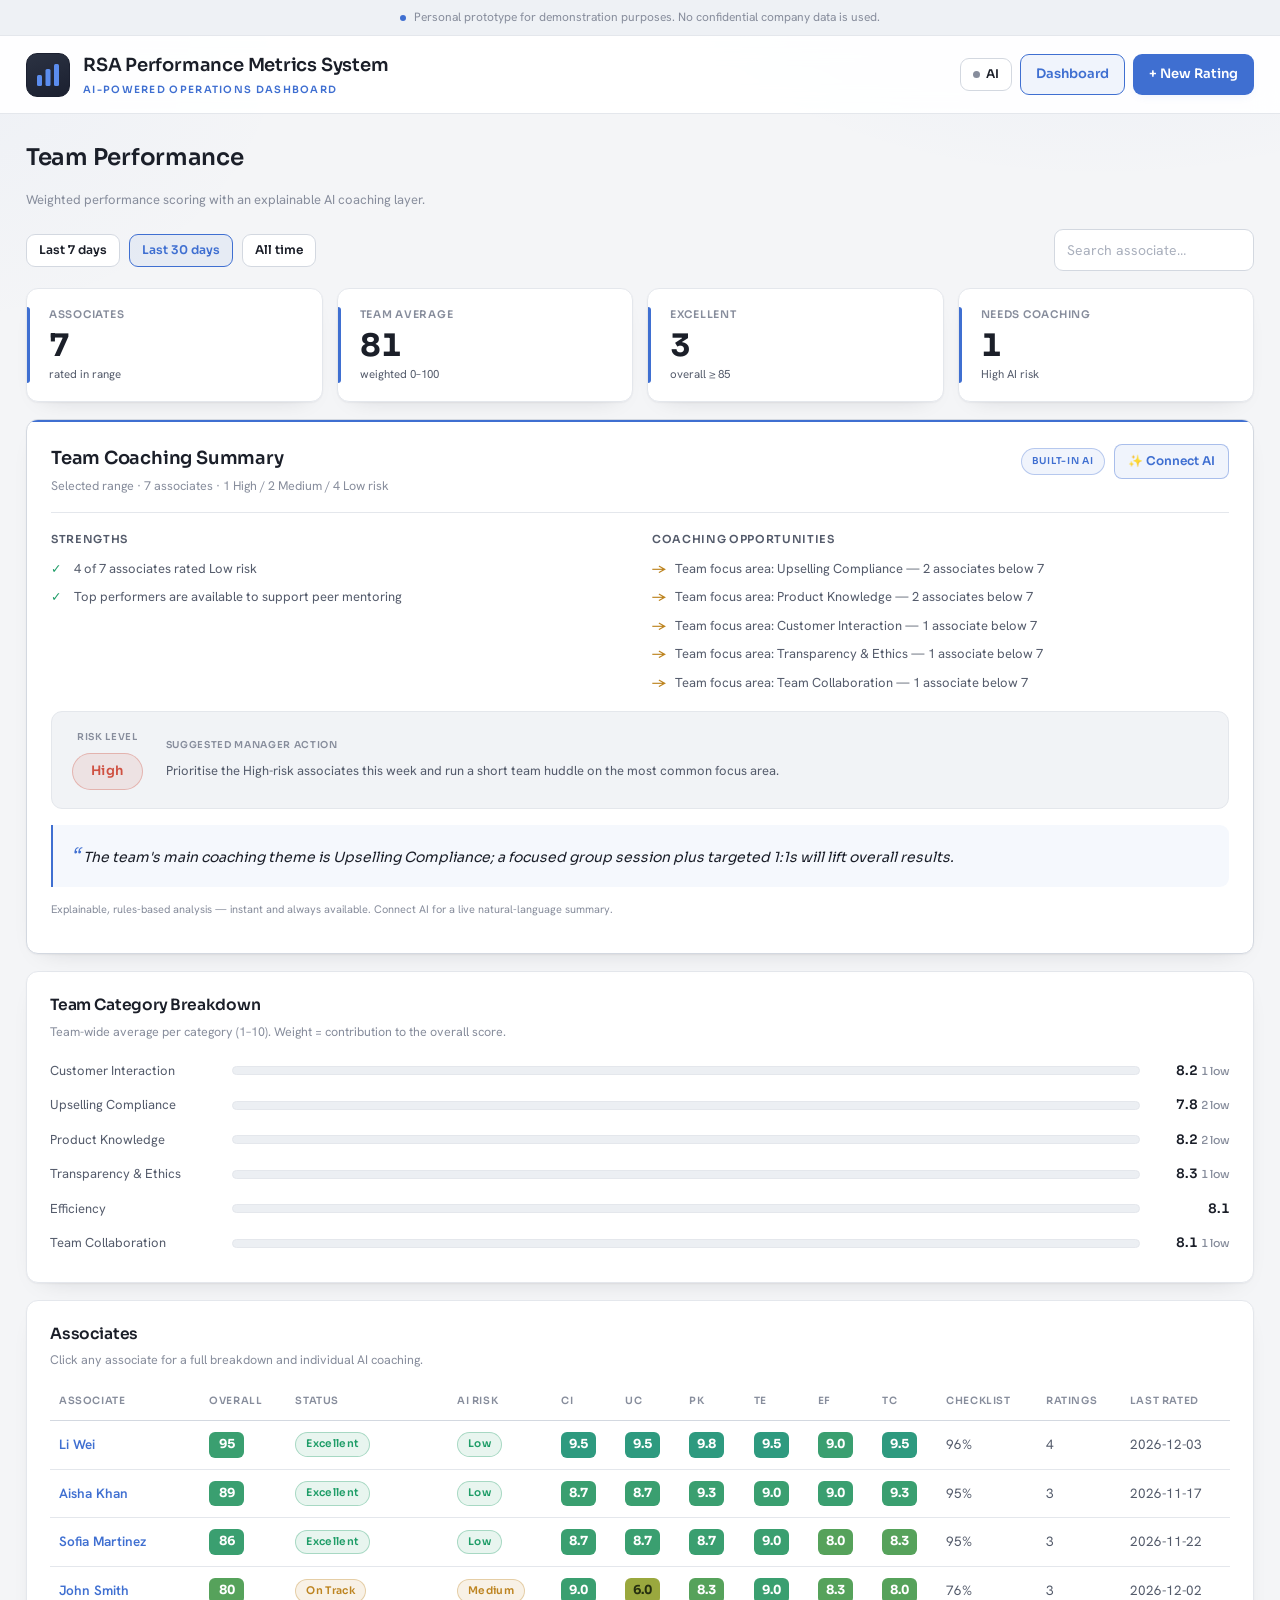
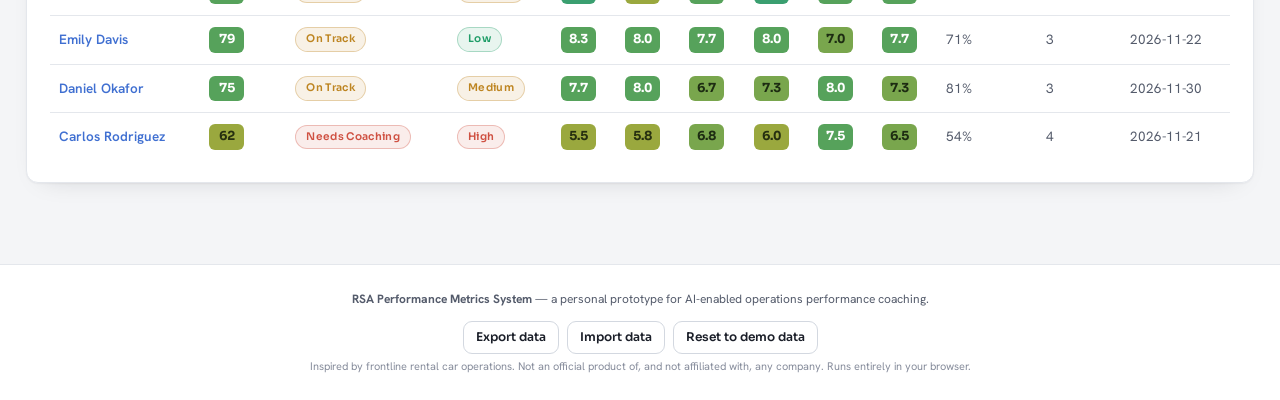
<file: index.html>
<!DOCTYPE html>
<html lang="en">
<head>
<meta charset="UTF-8">
<meta name="viewport" content="width=device-width, initial-scale=1.0">
<title>RSA Performance Metrics System</title>
<meta name="description" content="Personal prototype demonstrating AI-enabled frontline operations performance coaching. No confidential company data is used.">
<link rel="preconnect" href="https://fonts.googleapis.com">
<link rel="preconnect" href="https://fonts.gstatic.com" crossorigin>
<link href="https://fonts.googleapis.com/css2?family=Sora:wght@400;500;600;700&family=Hanken+Grotesk:wght@400;500;600;700&display=swap" rel="stylesheet">
<style>
:root{
  --bg:#f4f5f7;--surface:#ffffff;--surface-2:#f1f3f6;--surface-3:#e9ecf1;
  --line:#e4e7ec;--line-bright:#d3d8e0;--ink:#1b1f29;--ink-soft:#545b6b;--muted:#878d9c;
  --accent:#3f6fd1;--accent-soft:#5b8def;--accent-deep:#2f56a8;--glow:rgba(63,111,209,.16);
  --good:#1f9d68;--watch:#bd8420;--high:#cf5142;
  --radius:12px;--shadow:0 1px 2px rgba(20,24,33,.05),0 10px 26px -18px rgba(20,24,33,.22);--inset:none;
}
*{box-sizing:border-box}
html,body{margin:0;padding:0}
body{
  font-family:"Hanken Grotesk",system-ui,-apple-system,sans-serif;color:var(--ink);
  background-color:var(--bg);line-height:1.58;-webkit-font-smoothing:antialiased;
  background-image:
    radial-gradient(820px 480px at 86% -12%,rgba(63,111,209,.07),transparent 60%),
    radial-gradient(680px 540px at -6% 4%,rgba(63,111,209,.04),transparent 55%);
  background-attachment:fixed;
}
h1,h2,h3,h4{font-family:"Sora",sans-serif;font-weight:600;letter-spacing:-.012em;margin:0}
a{color:var(--accent);cursor:pointer}
::selection{background:rgba(63,111,209,.18);color:var(--accent-deep)}
::-webkit-scrollbar{width:11px;height:11px}
::-webkit-scrollbar-track{background:var(--bg)}
::-webkit-scrollbar-thumb{background:#c7ccd6;border-radius:8px;border:2px solid var(--bg)}
.hidden{display:none!important}

.disclaimer{background:#eef1f5;border-bottom:1px solid var(--line);color:var(--muted);
  font-size:12px;text-align:center;padding:8px 16px}
.disclaimer::before{content:"";display:inline-block;width:6px;height:6px;border-radius:50%;
  background:var(--accent);margin-right:8px;vertical-align:middle}
header{background:rgba(255,255,255,.92);backdrop-filter:blur(12px);border-bottom:1px solid var(--line);
  position:sticky;top:0;z-index:20}
.header-in{max-width:1280px;margin:0 auto;padding:15px 26px;display:flex;align-items:center;
  justify-content:space-between;gap:16px;flex-wrap:wrap}
.brand{display:flex;align-items:center;gap:13px;cursor:pointer}
.logo{width:44px;height:44px;display:grid;place-items:center;flex-shrink:0;
  background:linear-gradient(160deg,#2b3242,#1b2030);border:1px solid #1b2030;border-radius:11px}
.logo svg rect{fill:var(--accent-soft)}
.brand h1{font-size:18px}
.brand .sub{font-size:10px;color:var(--accent);font-weight:600;letter-spacing:.13em;
  text-transform:uppercase;margin-top:3px;font-family:"Sora",sans-serif}
nav{display:flex;gap:8px;align-items:center;flex-wrap:wrap}
.container{max-width:1280px;margin:0 auto;padding:26px 26px 64px;animation:rise .45s ease both}
@keyframes rise{from{opacity:0;transform:translateY(10px)}to{opacity:1;transform:translateY(0)}}

button{border:1px solid transparent;border-radius:9px;padding:9px 15px;font:inherit;
  font-size:13px;font-weight:600;cursor:pointer;transition:.15s;font-family:"Sora",sans-serif}
.btn-primary{background:var(--accent);color:#fff;box-shadow:0 4px 12px -6px var(--glow)}
.btn-primary:hover{background:var(--accent-deep)}
.btn-ghost{background:#fff;border:1px solid var(--line-bright);color:var(--ink)}
.btn-ghost:hover{border-color:var(--accent);color:var(--accent)}
.btn-ghost.active{border-color:var(--accent);color:var(--accent);background:rgba(63,111,209,.07)}
.btn-sm{padding:6px 12px;font-size:12px}
.btn-ai{background:rgba(63,111,209,.08);border:1px solid rgba(63,111,209,.4);color:var(--accent);
  padding:7px 13px;border-radius:8px;font-size:12px;white-space:nowrap}
.btn-ai:hover{background:rgba(63,111,209,.16)}
.ai-dot{display:inline-block;width:7px;height:7px;border-radius:50%;background:var(--muted);margin-right:6px}
.ai-dot.on{background:var(--good);box-shadow:0 0 6px rgba(31,157,104,.6)}

.card{background:var(--surface);border:1px solid var(--line);border-radius:var(--radius);
  padding:21px 23px;margin-bottom:17px;box-shadow:var(--shadow)}
.card h3{font-size:15.5px;margin-bottom:4px}
.toolbar{display:flex;align-items:center;gap:9px;flex-wrap:wrap;margin-bottom:17px}
.toolbar .spacer{flex:1}
.note{color:var(--muted);font-size:12.5px}
.page-title{font-size:23px;margin-bottom:3px}
.page-sub{color:var(--muted);font-size:13px;margin-bottom:19px}

input,select,textarea{background:#fff;border:1px solid var(--line-bright);border-radius:9px;
  padding:9px 12px;font:inherit;font-size:14px;color:var(--ink);transition:.15s}
input::placeholder,textarea::placeholder{color:#aab0bd}
input:focus,select:focus,textarea:focus{outline:none;border-color:var(--accent);
  box-shadow:0 0 0 3px rgba(63,111,209,.14)}
textarea{resize:vertical;width:100%}
label{font-size:13px;color:var(--ink-soft)}

.kpis{display:grid;grid-template-columns:repeat(4,1fr);gap:14px;margin-bottom:17px}
.kpi{position:relative;background:var(--surface);border:1px solid var(--line);
  border-radius:var(--radius);padding:18px 20px 18px 22px;box-shadow:var(--shadow);transition:.15s}
.kpi::before{content:"";position:absolute;left:0;top:18px;bottom:18px;width:3px;border-radius:0 3px 3px 0;
  background:var(--accent)}
.kpi:hover{transform:translateY(-2px);border-color:var(--line-bright);box-shadow:0 1px 2px rgba(20,24,33,.05),0 14px 30px -18px rgba(20,24,33,.3)}
.kpi .lab{font-family:"Sora",sans-serif;font-size:10.5px;font-weight:600;letter-spacing:.07em;
  text-transform:uppercase;color:var(--muted)}
.kpi .val{font-family:"Sora",sans-serif;font-size:31px;font-weight:700;color:var(--ink);
  line-height:1.1;margin-top:5px;font-variant-numeric:tabular-nums}
.kpi .sub{font-size:11.5px;color:var(--ink-soft);margin-top:2px}

.table-wrap{overflow-x:auto;border-radius:9px}
table{width:100%;border-collapse:collapse}
th{font-family:"Sora",sans-serif;font-size:10px;font-weight:600;letter-spacing:.06em;
  text-transform:uppercase;color:var(--muted);text-align:left;padding:11px 9px;
  border-bottom:1px solid var(--line-bright)}
td{padding:11px 9px;border-bottom:1px solid var(--line);font-size:13.5px;color:var(--ink-soft)}
tbody tr:last-child td{border-bottom:none}
tbody tr.clickable{cursor:pointer;transition:background .12s}
tbody tr.clickable:hover{background:var(--surface-2)}
td .name{color:var(--accent);font-weight:600}

.score{display:inline-block;min-width:35px;text-align:center;padding:3px 8px;border-radius:6px;
  font-weight:700;font-size:12.5px;font-variant-numeric:tabular-nums;font-family:"Sora",sans-serif;color:#fff}
.c0{background:#d8503e}.c1{background:#db5f3f}.c2{background:#db7340}.c3{background:#cf8a3c}
.c4{background:#c2992f;color:#3a2e08}.c5{background:#b3a52f;color:#33300a}.c6{background:#9aa83e;color:#262f10}
.c7{background:#79a64d;color:#1d2c12}.c8{background:#56a25b;color:#fff}.c9{background:#3a9f70;color:#fff}
.c10{background:#2e9a7f;color:#fff}

.badge{display:inline-block;font-family:"Sora",sans-serif;font-size:10.5px;font-weight:600;
  letter-spacing:.03em;padding:3px 10px;border-radius:999px;border:1px solid}
.b-exc,.b-low{color:var(--good);background:rgba(31,157,104,.10);border-color:rgba(31,157,104,.32)}
.b-ok,.b-medium{color:var(--watch);background:rgba(189,132,32,.11);border-color:rgba(189,132,32,.32)}
.b-needs,.b-high{color:var(--high);background:rgba(207,81,66,.10);border-color:rgba(207,81,66,.32)}
.badge.lg{font-size:13px;padding:7px 18px}

.coach{position:relative;background:var(--surface);border:1px solid var(--line-bright);
  border-radius:var(--radius);box-shadow:var(--shadow);padding:24px;margin-bottom:17px;overflow:hidden}
.coach::before{content:"";position:absolute;inset:0 0 auto 0;height:2px;background:var(--accent)}
.coach-head{display:flex;align-items:flex-start;justify-content:space-between;gap:14px;
  padding-bottom:16px;border-bottom:1px solid var(--line)}
.coach-head h3{font-size:18px}
.coach-head .m{font-size:12.5px;color:var(--muted);margin-top:4px}
.coach-head-right{display:flex;align-items:center;gap:9px;flex-wrap:wrap;justify-content:flex-end}
.ai-tag{font-family:"Sora",sans-serif;font-size:9.5px;font-weight:600;letter-spacing:.08em;
  text-transform:uppercase;color:var(--accent);background:rgba(63,111,209,.08);
  border:1px solid rgba(63,111,209,.32);padding:5px 10px;border-radius:999px;white-space:nowrap}
.ai-tag.live{color:var(--good);background:rgba(31,157,104,.09);border-color:rgba(31,157,104,.32)}
.coach-grid{display:grid;grid-template-columns:1fr 1fr;gap:24px;padding:18px 0}
.coach-grid h4{font-family:"Sora",sans-serif;font-size:11px;font-weight:600;letter-spacing:.06em;
  text-transform:uppercase;color:var(--ink-soft);margin-bottom:10px}
.list{list-style:none;margin:0;padding:0;display:flex;flex-direction:column;gap:8px}
.list li{font-size:13px;color:var(--ink-soft);padding-left:23px;position:relative}
.list li::before{position:absolute;left:0;top:0;font-weight:700;font-size:12.5px}
.list.good li::before{content:"\2713";color:var(--good)}
.list.watch li::before{content:"\2192";color:var(--watch)}
.coach-row{display:grid;grid-template-columns:auto 1fr;gap:23px;align-items:center;
  padding:18px 20px;background:var(--surface-2);border:1px solid var(--line);border-radius:11px}
.coach-risk{text-align:center}
.rk-lab{display:block;font-family:"Sora",sans-serif;font-size:9.5px;font-weight:600;
  letter-spacing:.07em;text-transform:uppercase;color:var(--muted);margin-bottom:8px}
.coach-act p{font-size:13px;margin:0;color:var(--ink-soft)}
.coach-note{margin:16px 0 0;padding:15px 18px;border-left:2px solid var(--accent);
  background:rgba(63,111,209,.05);border-radius:0 9px 9px 0;font-family:"Sora",sans-serif;
  font-size:14px;font-style:italic;color:var(--ink);line-height:1.6}
.coach-note .q{font-size:20px;color:var(--accent);margin-right:3px}
.coach-foot{margin-top:14px;font-size:11px;color:var(--muted);line-height:1.6}
.coach-loading{padding:40px 0;text-align:center;color:var(--muted);font-size:12.5px}
.spinner{width:26px;height:26px;border:3px solid var(--line-bright);border-top-color:var(--accent);
  border-radius:50%;animation:spin .8s linear infinite;margin:0 auto 12px}
@keyframes spin{to{transform:rotate(360deg)}}

.catbar{display:grid;grid-template-columns:170px 1fr 78px;gap:12px;align-items:center;
  padding:7px 0;font-size:13px}
.catbar .cn{color:var(--ink-soft)}
.track{height:9px;background:#eceff3;border-radius:6px;overflow:hidden;border:1px solid var(--line)}
.fill{height:100%;border-radius:6px}
.catbar .cv{text-align:right;font-family:"Sora",sans-serif;font-weight:600;font-variant-numeric:tabular-nums}
.catbar .cv .sm{color:var(--muted);font-size:11px;font-weight:500}

.grid2{display:grid;grid-template-columns:1fr 1fr;gap:16px}
.rate-cat{margin-bottom:5px}
.rate-cat .cl{font-family:"Sora",sans-serif;font-size:12.5px;font-weight:600;color:var(--ink);
  margin-bottom:7px;display:flex;justify-content:space-between}
.rate-cat .cl .w{color:var(--muted);font-weight:500}
.chips{display:flex;gap:5px;flex-wrap:wrap}
.chips input{display:none}
.chips label{border:1px solid var(--line-bright);background:#fff;color:var(--ink-soft);
  border-radius:8px;padding:7px 0;width:38px;text-align:center;cursor:pointer;font-family:"Sora",sans-serif;
  font-weight:600;font-variant-numeric:tabular-nums;transition:.13s}
.chips label:hover{border-color:var(--accent);color:var(--ink)}
.chips input:checked+label{color:#fff;border-color:transparent}
.chk{display:flex;gap:10px;align-items:flex-start;font-size:13px;color:var(--ink-soft);
  padding:10px 12px;border:1px solid var(--line);border-radius:9px;background:#fafbfc;cursor:pointer;
  margin-bottom:8px}
.chk:hover{border-color:var(--line-bright)}
.chk input{margin-top:2px;accent-color:var(--accent)}
.proj{display:flex;align-items:center;gap:18px;padding:17px 21px;background:var(--surface-2);
  border:1px solid var(--line-bright);border-radius:11px;margin:5px 0 15px}
.proj .pv{font-family:"Sora",sans-serif;font-size:38px;font-weight:700;color:var(--accent);
  line-height:1;font-variant-numeric:tabular-nums}
.proj .pl{font-size:11px;color:var(--muted);font-family:"Sora",sans-serif;letter-spacing:.06em;
  text-transform:uppercase}

.spark svg{width:100%;height:auto;display:block}

.modal-overlay{position:fixed;inset:0;background:rgba(24,28,38,.5);backdrop-filter:blur(3px);
  display:flex;align-items:center;justify-content:center;padding:20px;z-index:60}
.modal{background:var(--surface);border:1px solid var(--line-bright);border-radius:14px;
  max-width:480px;width:100%;padding:26px;box-shadow:0 30px 70px -20px rgba(20,24,33,.4)}
.modal h3{font-size:18px;margin-bottom:6px}
.modal .field{margin:15px 0}
.modal .field label{display:block;font-size:12px;font-weight:600;color:var(--ink-soft);margin-bottom:6px;
  font-family:"Sora",sans-serif}
.modal input{width:100%}
.modal .sec-note{font-size:11.5px;color:var(--ink-soft);line-height:1.6;background:var(--surface-2);
  border:1px solid var(--line);border-radius:9px;padding:11px 13px;margin-top:6px}
.modal .actions{display:flex;gap:9px;margin-top:18px}

.toast{position:fixed;left:50%;bottom:24px;transform:translateX(-50%) translateY(20px);
  background:#1b2030;border:1px solid #1b2030;color:#fff;font-family:"Sora",sans-serif;
  font-size:13.5px;font-weight:600;padding:12px 22px;border-radius:10px;
  box-shadow:0 14px 32px -14px rgba(20,24,33,.5);
  opacity:0;pointer-events:none;transition:.3s;z-index:70;max-width:90vw;text-align:center}
.toast.show{opacity:1;transform:translateX(-50%) translateY(0)}

footer{border-top:1px solid var(--line);background:#fff;padding:22px 26px;text-align:center}
footer p{font-size:12px;color:var(--ink-soft);margin:3px 0}
footer .fine{font-size:11px;color:var(--muted)}
.foot-actions{display:flex;gap:8px;justify-content:center;flex-wrap:wrap;margin:12px 0 4px}

@media(max-width:900px){
  .kpis{grid-template-columns:1fr 1fr}
  .grid2,.coach-grid{grid-template-columns:1fr;gap:16px}
  .coach-row{grid-template-columns:1fr;gap:14px;text-align:left}
  .coach-risk{text-align:left}
  .catbar{grid-template-columns:120px 1fr 70px}
}
@media(max-width:560px){.header-in,.container{padding-left:16px;padding-right:16px}}
</style>
</head>
<body>

<div class="disclaimer">Personal prototype for demonstration purposes. No confidential company data is used.</div>

<header>
  <div class="header-in">
    <div class="brand" onclick="go('dashboard')">
      <span class="logo" aria-hidden="true">
        <svg viewBox="0 0 32 32" width="32" height="32">
          <rect x="5" y="16" width="5" height="11" rx="1.5"></rect>
          <rect x="13.5" y="10" width="5" height="17" rx="1.5"></rect>
          <rect x="22" y="5" width="5" height="22" rx="1.5"></rect>
        </svg>
      </span>
      <div>
        <h1>RSA Performance Metrics System</h1>
        <div class="sub">AI-Powered Operations Dashboard</div>
      </div>
    </div>
    <nav>
      <button class="btn-ghost btn-sm" id="aiBtn" onclick="openAI()"><span class="ai-dot" id="aiDot"></span>AI</button>
      <button class="btn-ghost" id="navDash" onclick="go('dashboard')">Dashboard</button>
      <button class="btn-primary" onclick="go('rate')">+ New Rating</button>
    </nav>
  </div>
</header>

<div class="container">

  <!-- ============ DASHBOARD ============ -->
  <section id="view-dashboard">
    <h2 class="page-title">Team Performance</h2>
    <p class="page-sub">Weighted performance scoring with an explainable AI coaching layer.</p>

    <div class="toolbar">
      <button class="btn-ghost btn-sm range-btn" data-range="7">Last 7 days</button>
      <button class="btn-ghost btn-sm range-btn active" data-range="30">Last 30 days</button>
      <button class="btn-ghost btn-sm range-btn" data-range="all">All time</button>
      <div class="spacer"></div>
      <input id="search" type="search" placeholder="Search associate…" style="min-width:200px">
    </div>

    <div class="kpis" id="kpis"></div>
    <div id="teamCoach"></div>

    <div class="card">
      <h3>Team Category Breakdown</h3>
      <p class="note" style="margin:0 0 12px">Team-wide average per category (1–10). Weight = contribution to the overall score.</p>
      <div id="teamCats"></div>
    </div>

    <div class="card">
      <h3>Associates</h3>
      <p class="note" style="margin:0 0 12px">Click any associate for a full breakdown and individual AI coaching.</p>
      <div class="table-wrap">
        <table>
          <thead><tr>
            <th>Associate</th><th>Overall</th><th>Status</th><th>AI Risk</th>
            <th>CI</th><th>UC</th><th>PK</th><th>TE</th><th>EF</th><th>TC</th>
            <th>Checklist</th><th>Ratings</th><th>Last Rated</th>
          </tr></thead>
          <tbody id="rosterBody"></tbody>
        </table>
      </div>
      <p id="rosterEmpty" class="note" style="margin:10px 0 0">No ratings in this range.</p>
    </div>
  </section>

  <!-- ============ DETAIL ============ -->
  <section id="view-detail" class="hidden">
    <button class="btn-ghost btn-sm" onclick="go('dashboard')" style="margin-bottom:15px">&larr; Back to Dashboard</button>
    <h2 class="page-title" id="dName">Associate</h2>
    <p class="page-sub" id="dMeta">—</p>
    <div id="dCoach"></div>
    <div class="grid2">
      <div class="card">
        <h3>Category Averages</h3>
        <p class="note" style="margin:0 0 8px">Scored 1–10. Weight = contribution to the overall score.</p>
        <div id="dCats"></div>
      </div>
      <div class="card">
        <h3>Checklist Completion</h3>
        <p class="note" style="margin:0 0 8px">Policy &amp; Customer-First checklist, % completed across all ratings.</p>
        <div id="dChecks"></div>
      </div>
    </div>
    <div class="card">
      <h3>Overall Score Trend</h3>
      <p class="note" style="margin:0 0 12px">Weighted overall (0–100) over time.</p>
      <div class="spark" id="dSpark"></div>
    </div>
    <div class="card">
      <h3>Rating History</h3>
      <div class="table-wrap">
        <table>
          <thead><tr>
            <th>Date</th><th>Overall</th>
            <th>CI</th><th>UC</th><th>PK</th><th>TE</th><th>EF</th><th>TC</th>
            <th>Checklist</th><th>Customers</th><th>Notes</th>
          </tr></thead>
          <tbody id="dHistory"></tbody>
        </table>
      </div>
    </div>
  </section>

  <!-- ============ RATE ============ -->
  <section id="view-rate" class="hidden">
    <button class="btn-ghost btn-sm" onclick="go('dashboard')" style="margin-bottom:15px">&larr; Back to Dashboard</button>
    <h2 class="page-title">New Rating</h2>
    <p class="page-sub">Record a performance rating. The overall score updates automatically.</p>
    <div class="card">
      <h3>Associate</h3>
      <input id="rName" list="nameList" placeholder="Type a name, or pick an existing associate" style="width:100%;max-width:420px;margin-top:8px">
      <datalist id="nameList"></datalist>
    </div>
    <div class="card">
      <h3>Category Ratings (1–10)</h3>
      <div class="grid2" id="rCats" style="margin-top:12px"></div>
    </div>
    <div class="proj">
      <div><div class="pv" id="rProj">70</div></div>
      <div><div class="pl">Projected Overall</div>
        <div class="note" id="rProjStatus" style="margin-top:2px">—</div></div>
    </div>
    <div class="card">
      <h3>Policy &amp; Customer-First Checklist</h3>
      <p class="note" style="margin:0 0 12px">Check only the items completed properly.</p>
      <div id="rChecks"></div>
    </div>
    <div class="card">
      <h3>Customers &amp; Notes</h3>
      <div style="margin-top:10px">
        <label>Customers counted
          <input id="rCust" type="number" min="1" value="1" style="width:90px;margin-left:6px">
        </label>
      </div>
      <textarea id="rNotes" rows="3" placeholder="Coaching points, observations…" style="margin-top:12px"></textarea>
    </div>
    <div style="display:flex;gap:10px">
      <button class="btn-ghost" onclick="go('dashboard')">Cancel</button>
      <button class="btn-primary" onclick="submitRating()">Save Rating</button>
    </div>
  </section>

</div>

<footer>
  <p><strong>RSA Performance Metrics System</strong> — a personal prototype for AI-enabled operations performance coaching.</p>
  <div class="foot-actions">
    <button class="btn-ghost btn-sm" onclick="exportData()">Export data</button>
    <button class="btn-ghost btn-sm" onclick="document.getElementById('importFile').click()">Import data</button>
    <button class="btn-ghost btn-sm" onclick="resetDemo()">Reset to demo data</button>
  </div>
  <input type="file" id="importFile" accept="application/json" style="display:none">
  <p class="fine">Inspired by frontline rental car operations. Not an official product of, and not affiliated with, any company. Runs entirely in your browser.</p>
</footer>

<div class="toast" id="toast">Saved</div>

<!-- AI settings modal -->
<div class="modal-overlay hidden" id="aiModal">
  <div class="modal">
    <h3>Connect AI</h3>
    <p class="note" style="margin:0">Optional. Without a key, the built-in rules-based AI coaching still works for everyone.</p>
    <div class="field">
      <label>OpenAI API key</label>
      <input id="aiKey" type="password" placeholder="sk-…" autocomplete="off">
    </div>
    <div class="field">
      <label>Model</label>
      <input id="aiModel" type="text" placeholder="gpt-4o-mini">
    </div>
    <div class="sec-note">
      Your key is stored only in <strong>this browser</strong> (localStorage). It is never written into the
      page file, never committed to GitHub, and is sent only directly to OpenAI. Do not paste a key into the
      file's source code. Get a key at <a href="https://platform.openai.com/api-keys" target="_blank" rel="noopener">platform.openai.com</a>.
    </div>
    <div class="actions">
      <button class="btn-primary" onclick="saveAI()">Save</button>
      <button class="btn-ghost" onclick="removeAI()">Remove key</button>
      <button class="btn-ghost" onclick="closeAI()" style="margin-left:auto">Close</button>
    </div>
  </div>
</div>

<script>
"use strict";

/* ===================== MODEL ===================== */
var CATS=[
  {key:"customerInteraction",label:"Customer Interaction",abbr:"CI",weight:.20},
  {key:"upsellCompliance",   label:"Upselling Compliance",abbr:"UC",weight:.25},
  {key:"productKnowledge",   label:"Product Knowledge",   abbr:"PK",weight:.15},
  {key:"transparencyEthics", label:"Transparency & Ethics",abbr:"TE",weight:.20},
  {key:"efficiency",         label:"Efficiency",          abbr:"EF",weight:.10},
  {key:"teamCollab",         label:"Team Collaboration",  abbr:"TC",weight:.10}
];
var CHECKLIST=[
  "Greeted customer within 10 seconds",
  "Verified ID & payment clearly",
  "Explained insurance options neutrally",
  "Explained fuel/EV policy accurately",
  "Offered upgrade only if beneficial",
  "Reviewed total cost before payment",
  "Closed courteously & asked for questions"
];
var LS_KEY="rsa_pms_records_v1", LS_AIKEY="rsa_pms_openai_key", LS_AIMODEL="rsa_pms_openai_model";

function computeOverall(s){
  var t=0; for(var i=0;i<CATS.length;i++) t+=(s[CATS[i].key]/10)*CATS[i].weight;
  return +(t*100).toFixed(1);
}
function scoreClass(v){ return "c"+Math.max(0,Math.min(10,Math.round(v))); }
function statusOf(o){ return o>=85?["Excellent","b-exc"]:o>=70?["On Track","b-ok"]:["Needs Coaching","b-needs"]; }
function esc(s){ return String(s).replace(/[&<>]/g,function(c){return {"&":"&amp;","<":"&lt;",">":"&gt;"}[c];}); }

/* ---- deterministic sample data ---- */
function mulberry32(a){return function(){a|=0;a=a+0x6D2B79F5|0;var t=Math.imul(a^a>>>15,1|a);
  t=t+Math.imul(t^t>>>7,61|t)^t;return((t^t>>>14)>>>0)/4294967296;};}
function buildSample(){
  var rng=mulberry32(20260522), now=Date.now(), recs=[];
  var profiles=[
    {name:"Li Wei",          n:4,chk:.95,base:{customerInteraction:9.4,upsellCompliance:9.6,productKnowledge:9.2,transparencyEthics:9.5,efficiency:9.1,teamCollab:9.3}},
    {name:"Aisha Khan",      n:3,chk:.91,base:{customerInteraction:8.9,upsellCompliance:8.7,productKnowledge:9.0,transparencyEthics:8.8,efficiency:8.6,teamCollab:9.1}},
    {name:"Sofia Martinez",  n:3,chk:.88,base:{customerInteraction:8.6,upsellCompliance:8.4,productKnowledge:8.7,transparencyEthics:8.5,efficiency:8.3,teamCollab:8.6}},
    {name:"John Smith",      n:3,chk:.82,base:{customerInteraction:8.4,upsellCompliance:6.0,productKnowledge:8.2,transparencyEthics:8.5,efficiency:8.7,teamCollab:8.1}},
    {name:"Emily Davis",     n:3,chk:.78,base:{customerInteraction:7.9,upsellCompliance:7.7,productKnowledge:8.0,transparencyEthics:7.8,efficiency:6.3,teamCollab:7.6}},
    {name:"Daniel Okafor",   n:3,chk:.74,base:{customerInteraction:7.6,upsellCompliance:7.7,productKnowledge:6.3,transparencyEthics:7.5,efficiency:7.8,teamCollab:7.4}},
    {name:"Carlos Rodriguez",n:4,chk:.62,base:{customerInteraction:6.1,upsellCompliance:5.4,productKnowledge:6.8,transparencyEthics:5.8,efficiency:7.3,teamCollab:6.4}}
  ];
  profiles.forEach(function(p){
    for(var i=0;i<p.n;i++){
      var scores={};
      CATS.forEach(function(c){
        var v=p.base[c.key]+(rng()*1.6-0.8);
        scores[c.key]=Math.max(1,Math.min(10,Math.round(v)));
      });
      var checklist=CHECKLIST.map(function(){return rng()<p.chk;});
      var daysBack=Math.floor(rng()*27)+1;
      recs.push({id:"s"+recs.length,name:p.name,
        timestamp:new Date(now-daysBack*86400000).toISOString(),
        scores:scores,checklist:checklist,customersServed:Math.floor(rng()*14)+8,
        notes:"",overall:computeOverall(scores)});
    }
  });
  return recs;
}

var RECORDS=[];
function loadRecords(){
  try{ var r=localStorage.getItem(LS_KEY); if(r){ var p=JSON.parse(r); if(Array.isArray(p)&&p.length) return p; } }catch(e){}
  var s=buildSample(); try{ localStorage.setItem(LS_KEY,JSON.stringify(s)); }catch(e){}
  return s;
}
function saveRecords(){ try{ localStorage.setItem(LS_KEY,JSON.stringify(RECORDS)); }catch(e){} }
function resetDemo(){
  if(!confirm("Replace all current data with the demo sample?")) return;
  RECORDS=buildSample(); saveRecords(); AI_CACHE={team:null,persons:{}};
  renderDashboard(); go("dashboard"); toast("Demo data restored");
}
function exportData(){
  try{
    var blob=new Blob([JSON.stringify(RECORDS,null,2)],{type:"application/json"});
    var a=document.createElement("a");
    a.href=URL.createObjectURL(blob);
    a.download="rsa-pms-data.json"; document.body.appendChild(a); a.click(); a.remove();
    toast("Data exported");
  }catch(e){ toast("Export failed"); }
}
document.getElementById("importFile").addEventListener("change",function(e){
  var f=e.target.files[0]; if(!f) return;
  var fr=new FileReader();
  fr.onload=function(){
    try{
      var arr=JSON.parse(fr.result);
      if(!Array.isArray(arr)||!arr.length) throw 0;
      if(!confirm("Import "+arr.length+" records? This replaces current data.")) return;
      RECORDS=arr; saveRecords(); AI_CACHE={team:null,persons:{}};
      renderDashboard(); go("dashboard"); toast("Imported "+arr.length+" records");
    }catch(err){ alert("That file is not valid RSA-PMS data."); }
  };
  fr.readAsText(f); e.target.value="";
});

/* ===================== RULES-BASED AI ENGINE ===================== */
var Coach=(function(){
  var BELOW=7, STRONG=8;
  var OPP={
    transparencyEthics:"Coaching on pricing clarity and accurate policy explanation (Transparency & Ethics)",
    efficiency:"Coaching on process speed and workflow efficiency (Efficiency)",
    upsellCompliance:"Coaching on customer-focused, needs-based upgrade offers (Upselling Compliance)",
    customerInteraction:"Coaching on customer engagement, greeting standards and rapport (Customer Interaction)",
    productKnowledge:"Coaching on product knowledge and accurate policy detail (Product Knowledge)",
    teamCollab:"Coaching on teamwork, collaboration and shift support (Team Collaboration)"
  };
  function forScores(scores,name){
    name=name||"This associate";
    var sc=CATS.map(function(c){return {key:c.key,label:c.label,value:+scores[c.key]||0};});
    var have=sc.filter(function(s){return s.value>0;});
    var below=have.filter(function(s){return s.value<BELOW;});
    var strengths=have.filter(function(s){return s.value>STRONG;})
      .map(function(s){return "Strong "+s.label+" ("+s.value.toFixed(1)+"/10)";});
    if(!strengths.length) strengths.push("Maintains a consistent baseline across all categories");
    var opps=[];
    ["transparencyEthics","efficiency","upsellCompliance","customerInteraction","productKnowledge","teamCollab"]
      .forEach(function(k){ var v=+scores[k]||0; if(v>0&&v<BELOW) opps.push(OPP[k]); });
    if(!opps.length) opps.push("No critical coaching gaps — focus on sustaining current standards");
    var risk=below.length>=2?"High":below.length===1?"Medium":"Low";
    var action={
      High:"Schedule a structured 1:1 coaching session within 5 business days and arrange a shadow shift with a top performer.",
      Medium:"Hold a brief, targeted check-in this week on the flagged category, then reassess at the next rating cycle.",
      Low:"Recognise performance and assign a stretch goal or peer-mentoring responsibility."
    }[risk];
    var low=have.length?have.reduce(function(a,b){return b.value<a.value?b:a;}):{label:"the lowest category"};
    var note=risk==="High"
      ? name+" has clear, addressable gaps; with focused support on "+low.label+", performance can improve quickly within one cycle."
      : risk==="Medium"
      ? name+" is performing solidly overall; a short, specific conversation on "+low.label+" should close the remaining gap."
      : name+" is a dependable, consistent performer; consider stretch responsibilities and a peer-mentoring role.";
    return {strengths:strengths,opportunities:opps,risk:risk,action:action,note:note};
  }
  function forTeam(list){
    var counts={Low:0,Medium:0,High:0};
    list.forEach(function(m){ counts[forScores(m.catAvg,m.name).risk]++; });
    var tally={}; CATS.forEach(function(c){tally[c.label]=0;});
    list.forEach(function(m){ CATS.forEach(function(c){
      var v=+m.catAvg[c.key]||0; if(v>0&&v<BELOW) tally[c.label]++; }); });
    var themes=Object.keys(tally).filter(function(k){return tally[k]>0;})
      .sort(function(a,b){return tally[b]-tally[a];})
      .map(function(k){return k+" — "+tally[k]+" associate"+(tally[k]>1?"s":"")+" below "+BELOW;});
    var risk=counts.High>0?"High":counts.Medium>0?"Medium":"Low";
    var strengths=[
      counts.Low+" of "+list.length+" associates rated Low risk",
      themes.length?"Top performers are available to support peer mentoring"
                   :"No category is systematically weak across the team"
    ];
    var opps=themes.length?themes.map(function(t){return "Team focus area: "+t;})
                          :["No team-wide coaching gaps identified this cycle"];
    var action={
      High:"Prioritise the High-risk associates this week and run a short team huddle on the most common focus area.",
      Medium:"Address the flagged associates individually and reinforce standards in the next team briefing.",
      Low:"Sustain current standards; use top performers to mentor and lift the overall baseline."
    }[risk];
    var note=themes.length
      ? "The team's main coaching theme is "+themes[0].split(" — ")[0]+"; a focused group session plus targeted 1:1s will lift overall results."
      : "The team is performing consistently; the priority is sustaining standards and building depth through mentoring.";
    return {strengths:strengths,opportunities:opps,risk:risk,action:action,note:note,counts:counts};
  }
  return {forScores:forScores,forTeam:forTeam};
})();

/* ===================== COACHING CARD ===================== */
function coachCard(o,title,meta,rightHTML,foot){
  var st=["strengths","opportunities","risk","action","note"];
  for(var i=0;i<st.length;i++) if(o[st[i]]==null) o[st[i]]= st[i]==="risk"?"Low":(st[i]==="action"||st[i]==="note"?"":[]);
  return '<div class="coach">'+
    '<div class="coach-head"><div><h3>'+esc(title)+'</h3>'+(meta?'<div class="m">'+esc(meta)+'</div>':'')+'</div>'+
    '<div class="coach-head-right">'+(rightHTML||'')+'</div></div>'+
    '<div class="coach-grid">'+
      '<div><h4>Strengths</h4><ul class="list good">'+
        [].concat(o.strengths).map(function(s){return "<li>"+esc(s)+"</li>";}).join("")+'</ul></div>'+
      '<div><h4>Coaching Opportunities</h4><ul class="list watch">'+
        [].concat(o.opportunities).map(function(x){return "<li>"+esc(x)+"</li>";}).join("")+'</ul></div>'+
    '</div>'+
    '<div class="coach-row">'+
      '<div class="coach-risk"><span class="rk-lab">Risk Level</span>'+
        '<span class="badge lg b-'+String(o.risk).toLowerCase()+'">'+esc(o.risk)+'</span></div>'+
      '<div class="coach-act"><span class="rk-lab">Suggested Manager Action</span><p>'+esc(o.action)+'</p></div>'+
    '</div>'+
    '<blockquote class="coach-note"><span class="q">\u201c</span>'+esc(o.note)+'</blockquote>'+
    '<p class="coach-foot">'+foot+'</p>'+
  '</div>';
}
function loadingCard(title,meta){
  return '<div class="coach"><div class="coach-head"><div><h3>'+esc(title)+'</h3>'+
    (meta?'<div class="m">'+esc(meta)+'</div>':'')+'</div>'+
    '<div class="coach-head-right"><span class="ai-tag live">Live AI</span></div></div>'+
    '<div class="coach-loading"><div class="spinner"></div>Generating AI coaching…</div></div>';
}
function genBtn(handler){
  return '<button class="btn-ai" onclick="'+handler+'">\u2728 '+(AI_KEY?'Generate with live AI':'Connect AI')+'</button>';
}

/* ===================== REAL AI (OpenAI, bring-your-own-key) ===================== */
var AI_KEY="", AI_MODEL="gpt-4o-mini";
var AI_CACHE={team:null,persons:{}};
function loadAI(){
  try{ AI_KEY=localStorage.getItem(LS_AIKEY)||""; }catch(e){ AI_KEY=""; }
  try{ AI_MODEL=localStorage.getItem(LS_AIMODEL)||"gpt-4o-mini"; }catch(e){ AI_MODEL="gpt-4o-mini"; }
  updateAIDot();
}
function updateAIDot(){
  var dot=document.getElementById("aiDot");
  dot.className="ai-dot"+(AI_KEY?" on":"");
  document.getElementById("aiBtn").title=AI_KEY?"AI connected":"Connect AI (optional)";
}
function openAI(){
  document.getElementById("aiKey").value=AI_KEY;
  document.getElementById("aiModel").value=AI_MODEL;
  document.getElementById("aiModal").classList.remove("hidden");
}
function closeAI(){ document.getElementById("aiModal").classList.add("hidden"); }
function saveAI(){
  var k=(document.getElementById("aiKey").value||"").trim();
  var m=(document.getElementById("aiModel").value||"").trim()||"gpt-4o-mini";
  AI_KEY=k; AI_MODEL=m;
  try{ localStorage.setItem(LS_AIKEY,k); localStorage.setItem(LS_AIMODEL,m); }catch(e){}
  updateAIDot(); closeAI();
  toast(k?"AI connected":"AI key cleared");
  renderDashboard();
}
function removeAI(){
  AI_KEY=""; try{ localStorage.removeItem(LS_AIKEY); }catch(e){}
  document.getElementById("aiKey").value="";
  updateAIDot(); toast("AI key removed");
}
document.getElementById("aiModal").addEventListener("click",function(e){
  if(e.target.id==="aiModal") closeAI();
});

function personPrompt(a){
  return "Associate: "+a.name+"\nRatings analysed: "+a.count+"\n"+
    "Category averages (1-10 scale):\n"+
    CATS.map(function(c){return "- "+c.label+": "+a.catAvg[c.key].toFixed(1);}).join("\n")+"\n"+
    "Overall weighted score: "+a.overall.toFixed(0)+"/100\n"+
    "Policy checklist completion: "+a.checklistPct.toFixed(0)+"%\n\n"+
    "Return ONLY a JSON object with these exact fields:\n"+
    '{"strengths":["2-3 short strings"],"opportunities":["1-3 short strings, each naming the weak category"],'+
    '"risk":"Low|Medium|High","action":"one specific practical action for the manager",'+
    '"note":"a 2-3 sentence professional coaching narrative about this associate"}\n'+
    "Risk rule: High if 2+ categories average below 7; Medium if exactly one is below 7; Low if none.";
}
function teamPrompt(list){
  return "Team of "+list.length+" rental service associates. Per-associate category averages (1-10):\n"+
    list.map(function(a){return a.name+" — overall "+a.overall.toFixed(0)+"/100; "+
      CATS.map(function(c){return c.abbr+" "+a.catAvg[c.key].toFixed(1);}).join(", ");}).join("\n")+
    "\n\nReturn ONLY a JSON object with these exact fields:\n"+
    '{"strengths":["2-3 strings on team strengths"],"opportunities":["1-3 strings on team-wide coaching focus areas"],'+
    '"risk":"Low|Medium|High","action":"one practical action for the team manager",'+
    '"note":"a 2-3 sentence team coaching narrative"}\n'+
    "Team risk: High if any associate has 2+ categories below 7; Medium if any has exactly one below 7; else Low.";
}
function generateAI(kind,data){
  var sys="You are an experienced operations performance coach for frontline rental-car service "+
    "associates. You give concise, specific, constructive coaching guidance for managers. "+
    "Respond with ONLY a valid JSON object — no markdown, no code fences, no extra text.";
  var prompt=kind==="team"?teamPrompt(data):personPrompt(data);
  return fetch("https://api.openai.com/v1/chat/completions",{
    method:"POST",
    headers:{"Content-Type":"application/json","Authorization":"Bearer "+AI_KEY},
    body:JSON.stringify({
      model:AI_MODEL,temperature:0.4,max_tokens:650,
      messages:[{role:"system",content:sys},{role:"user",content:prompt}]
    })
  }).then(function(res){
    if(!res.ok){
      var msg=res.status===401?"invalid API key — check it in the AI panel":
              res.status===429?"rate limit or quota reached":
              res.status===404?"model not found — try another model name":
              ("OpenAI error "+res.status);
      throw new Error(msg);
    }
    return res.json();
  }).then(function(j){
    var txt=(j.choices&&j.choices[0]&&j.choices[0].message&&j.choices[0].message.content)||"";
    txt=txt.replace(/```json/gi,"").replace(/```/g,"").trim();
    var o=JSON.parse(txt);
    if(!o.strengths||!o.opportunities||!o.risk||!o.action||!o.note) throw new Error("unexpected AI response");
    return o;
  });
}

function aiCoachTeam(){
  if(!AI_KEY){ openAI(); return; }
  var agg=LAST_AGG;
  if(!agg||!agg.length) return;
  var el=document.getElementById("teamCoach");
  el.innerHTML=loadingCard("Team Coaching Summary","Analysing "+agg.length+" associates with AI…");
  generateAI("team",agg).then(function(o){
    AI_CACHE.team=o;
    el.innerHTML=coachCard(o,"Team Coaching Summary",teamMeta(agg),
      '<span class="ai-tag live">Live AI \u00b7 '+esc(AI_MODEL)+'</span>'+
      '<button class="btn-ai" onclick="aiCoachTeam()">\u21bb Regenerate</button>',
      "Generated live by "+esc(AI_MODEL)+" via your connected OpenAI key. The built-in rules-based analysis remains available as a fallback.");
  }).catch(function(e){
    toast("AI error: "+e.message);
    renderTeamCoachRules(agg);
  });
}
function aiCoachPerson(name){
  if(!AI_KEY){ openAI(); return; }
  var rows=RECORDS.filter(function(r){return r.name===name;});
  if(!rows.length) return;
  var a=aggregate(rows)[0];
  var el=document.getElementById("dCoach");
  el.innerHTML=loadingCard("AI Coaching Summary — "+name,"Analysing with AI…");
  generateAI("person",a).then(function(o){
    AI_CACHE.persons[name]=o;
    el.innerHTML=coachCard(o,"AI Coaching Summary — "+name,"Based on "+a.count+" rating"+(a.count>1?"s":""),
      '<span class="ai-tag live">Live AI \u00b7 '+esc(AI_MODEL)+'</span>'+
      '<button class="btn-ai" onclick="aiCoachPerson(\''+name.replace(/'/g,"\\'")+'\')">\u21bb Regenerate</button>',
      "Generated live by "+esc(AI_MODEL)+" via your connected OpenAI key.");
  }).catch(function(e){
    toast("AI error: "+e.message);
    var c=Coach.forScores(a.catAvg,name);
    el.innerHTML=coachCard(c,"AI Coaching Summary — "+name,"Based on "+a.count+" rating"+(a.count>1?"s":""),
      genBtn("aiCoachPerson('"+name.replace(/'/g,"\\'")+"')"),
      "Built-in rules-based analysis. Connect AI for a live natural-language summary.");
  });
}

/* ===================== AGGREGATION ===================== */
function avg(a){ return a.length? a.reduce(function(x,y){return x+y;},0)/a.length : 0; }
function inRange(ts,range){
  if(range==="all") return true;
  return new Date(ts).getTime()>=Date.now()-(+range)*86400000;
}
function aggregate(records){
  var map={};
  records.forEach(function(r){ (map[r.name]=map[r.name]||[]).push(r); });
  return Object.keys(map).map(function(name){
    var rows=map[name].slice().sort(function(a,b){return new Date(b.timestamp)-new Date(a.timestamp);});
    var catAvg={};
    CATS.forEach(function(c){
      var vals=rows.map(function(r){return r.scores&&r.scores[c.key]!=null?+r.scores[c.key]:null;})
        .filter(function(v){return v!=null&&isFinite(v);});
      catAvg[c.key]=vals.length?avg(vals):0;
    });
    var totalChk=rows.reduce(function(a,r){return a+((r.checklist||[]).length||0);},0);
    var okChk=rows.reduce(function(a,r){return a+((r.checklist||[]).filter(Boolean).length||0);},0);
    return {name:name,rows:rows,count:rows.length,catAvg:catAvg,
      overall:avg(rows.map(function(r){return +r.overall||0;})),
      checklistPct:totalChk?100*okChk/totalChk:0,
      last:rows[0].timestamp,
      customers:rows.reduce(function(a,r){return a+(+r.customersServed||1);},0)};
  }).sort(function(a,b){return b.overall-a.overall;});
}

/* ===================== VIEWS ===================== */
var dashRange="30", LAST_AGG=null;
function go(view){
  ["dashboard","detail","rate"].forEach(function(v){
    document.getElementById("view-"+v).classList.toggle("hidden",v!==view);
  });
  document.getElementById("navDash").classList.toggle("active",view==="dashboard");
  window.scrollTo(0,0);
  if(view==="rate") buildRateForm();
}
function teamMeta(agg){
  var c={Low:0,Medium:0,High:0};
  agg.forEach(function(a){ c[Coach.forScores(a.catAvg,a.name).risk]++; });
  return "Selected range \u00b7 "+agg.length+" associates \u00b7 "+
    c.High+" High / "+c.Medium+" Medium / "+c.Low+" Low risk";
}
function renderTeamCoachRules(agg){
  var c=Coach.forTeam(agg);
  document.getElementById("teamCoach").innerHTML=coachCard(c,"Team Coaching Summary",teamMeta(agg),
    '<span class="ai-tag">Built-in AI</span>'+genBtn("aiCoachTeam()"),
    "Explainable, rules-based analysis — instant and always available. Connect AI for a live natural-language summary.");
}

function renderDashboard(){
  var q=(document.getElementById("search").value||"").toLowerCase();
  var rows=RECORDS.filter(function(r){return inRange(r.timestamp,dashRange);});
  var agg=aggregate(rows);
  LAST_AGG=agg;
  var shown=agg.filter(function(a){return a.name.toLowerCase().indexOf(q)>=0;});

  /* KPIs */
  var n=agg.length, teamAvg=n?avg(agg.map(function(a){return a.overall;})):0;
  var exc=agg.filter(function(a){return a.overall>=85;}).length;
  var need=agg.filter(function(a){return Coach.forScores(a.catAvg,a.name).risk==="High";}).length;
  document.getElementById("kpis").innerHTML=[
    {l:"Associates",v:n,s:"rated in range"},
    {l:"Team Average",v:n?teamAvg.toFixed(0):"\u2014",s:"weighted 0\u2013100"},
    {l:"Excellent",v:exc,s:"overall \u2265 85"},
    {l:"Needs Coaching",v:need,s:"High AI risk"}
  ].map(function(k){return '<div class="kpi"><div class="lab">'+k.l+'</div><div class="val">'+k.v+
    '</div><div class="sub">'+k.s+'</div></div>';}).join("");

  /* team coaching */
  if(!agg.length){
    document.getElementById("teamCoach").innerHTML=
      '<div class="card"><p class="note" style="margin:0">No ratings in this range. '+
      'Add one with \u201c+ New Rating\u201d, or widen the date range.</p></div>';
    document.getElementById("teamCats").innerHTML='<p class="note" style="margin:0">No data.</p>';
  }else{
    if(AI_CACHE.team){
      document.getElementById("teamCoach").innerHTML=coachCard(AI_CACHE.team,"Team Coaching Summary",
        teamMeta(agg),'<span class="ai-tag live">Live AI \u00b7 '+esc(AI_MODEL)+'</span>'+
        '<button class="btn-ai" onclick="aiCoachTeam()">\u21bb Regenerate</button>',
        "Generated live by "+esc(AI_MODEL)+" via your connected OpenAI key.");
    }else{
      renderTeamCoachRules(agg);
    }
    /* category breakdown */
    var tc=document.getElementById("teamCats"); tc.innerHTML="";
    CATS.forEach(function(c){
      var v=avg(agg.map(function(a){return a.catAvg[c.key];}));
      var lowN=agg.filter(function(a){return a.catAvg[c.key]>0&&a.catAvg[c.key]<7;}).length;
      tc.innerHTML+='<div class="catbar">'+
        '<span class="cn">'+c.label+'</span>'+
        '<span class="track"><span class="fill '+scoreClass(v)+'" style="width:'+(v*10)+'%"></span></span>'+
        '<span class="cv">'+v.toFixed(1)+(lowN?' <span class="sm">'+lowN+' low</span>':'')+'</span></div>';
    });
  }

  /* roster */
  var tb=document.getElementById("rosterBody"); tb.innerHTML="";
  shown.forEach(function(a){
    var st=statusOf(a.overall), risk=Coach.forScores(a.catAvg,a.name).risk;
    var tr=document.createElement("tr");
    tr.className="clickable";
    tr.onclick=function(){ renderDetail(a.name); };
    var cells='<td><span class="name">'+esc(a.name)+'</span></td>'+
      '<td><span class="score '+scoreClass(a.overall/10)+'">'+a.overall.toFixed(0)+'</span></td>'+
      '<td><span class="badge '+st[1]+'">'+st[0]+'</span></td>'+
      '<td><span class="badge b-'+risk.toLowerCase()+'">'+risk+'</span></td>';
    CATS.forEach(function(c){
      var v=a.catAvg[c.key];
      cells+='<td><span class="score '+scoreClass(v)+'">'+v.toFixed(1)+'</span></td>';
    });
    cells+='<td>'+a.checklistPct.toFixed(0)+'%</td><td>'+a.count+'</td><td>'+a.last.slice(0,10)+'</td>';
    tr.innerHTML=cells; tb.appendChild(tr);
  });
  document.getElementById("rosterEmpty").style.display=shown.length?"none":"block";
}

function renderDetail(name){
  var rows=RECORDS.filter(function(r){return r.name===name;})
    .sort(function(a,b){return new Date(b.timestamp)-new Date(a.timestamp);});
  if(!rows.length){ go("dashboard"); return; }
  var a=aggregate(rows)[0];

  document.getElementById("dName").textContent=name;
  var st=statusOf(a.overall);
  document.getElementById("dMeta").innerHTML=
    '<span class="score '+scoreClass(a.overall/10)+'" style="margin-right:8px">'+a.overall.toFixed(0)+'</span>'+
    '<span class="badge '+st[1]+'">'+st[0]+'</span>&nbsp;&nbsp;'+a.count+' rating'+(a.count>1?'s':'')+
    ' \u00b7 '+a.customers+' customers \u00b7 last rated '+a.last.slice(0,10);

  /* coaching */
  if(AI_CACHE.persons[name]){
    document.getElementById("dCoach").innerHTML=coachCard(AI_CACHE.persons[name],
      "AI Coaching Summary — "+name,"Based on "+a.count+" rating"+(a.count>1?"s":""),
      '<span class="ai-tag live">Live AI \u00b7 '+esc(AI_MODEL)+'</span>'+
      '<button class="btn-ai" onclick="aiCoachPerson(\''+name.replace(/'/g,"\\'")+'\')">\u21bb Regenerate</button>',
      "Generated live by "+esc(AI_MODEL)+" via your connected OpenAI key.");
  }else{
    var c=Coach.forScores(a.catAvg,name);
    document.getElementById("dCoach").innerHTML=coachCard(c,"AI Coaching Summary — "+name,
      "Based on "+a.count+" rating"+(a.count>1?"s":""),
      '<span class="ai-tag">Built-in AI</span>'+genBtn("aiCoachPerson('"+name.replace(/'/g,"\\'")+"')"),
      "Explainable, rules-based analysis. Connect AI for a live natural-language summary.");
  }

  /* category bars */
  var cat=document.getElementById("dCats"); cat.innerHTML="";
  CATS.forEach(function(cc){
    var v=a.catAvg[cc.key];
    cat.innerHTML+='<div class="catbar">'+
      '<span class="cn">'+cc.label+' <span class="note">('+(cc.weight*100)+'%)</span></span>'+
      '<span class="track"><span class="fill '+scoreClass(v)+'" style="width:'+(v*10)+'%"></span></span>'+
      '<span class="cv">'+v.toFixed(1)+'</span></div>';
  });

  /* checklist */
  var ch=document.getElementById("dChecks"); ch.innerHTML="";
  CHECKLIST.forEach(function(item,i){
    var tot=rows.reduce(function(x,r){return x+((r.checklist||[]).length>i?1:0);},0);
    var ok=rows.reduce(function(x,r){return x+((r.checklist||[])[i]?1:0);},0);
    var pct=tot?100*ok/tot:0;
    ch.innerHTML+='<div class="catbar" style="grid-template-columns:1fr 90px 46px">'+
      '<span class="cn">'+item+'</span>'+
      '<span class="track"><span class="fill '+scoreClass(pct/10)+'" style="width:'+pct+'%"></span></span>'+
      '<span class="cv">'+pct.toFixed(0)+'%</span></div>';
  });

  /* trend */
  document.getElementById("dSpark").innerHTML=
    sparkline(rows.slice().reverse().map(function(r){return +r.overall||0;}));

  /* history */
  var hb=document.getElementById("dHistory"); hb.innerHTML="";
  rows.forEach(function(r){
    var s=r.scores||{};
    var cells='<td>'+(r.timestamp||"").slice(0,10)+'</td>'+
      '<td><span class="score '+scoreClass((+r.overall||0)/10)+'">'+(+r.overall||0).toFixed(0)+'</span></td>';
    CATS.forEach(function(c){
      var v=+s[c.key]||0;
      cells+='<td><span class="score '+scoreClass(v)+'">'+v.toFixed(0)+'</span></td>';
    });
    var done=(r.checklist||[]).filter(Boolean).length;
    cells+='<td>'+done+'/'+(r.checklist||[]).length+'</td><td>'+(+r.customersServed||1)+'</td>'+
      '<td>'+(r.notes?esc(r.notes):'<span class="note">\u2014</span>')+'</td>';
    var tr=document.createElement("tr"); tr.innerHTML=cells; hb.appendChild(tr);
  });

  go("detail");
}

function sparkline(values){
  if(values.length<2) return '<p class="note" style="margin:0">Add more ratings to see a trend.</p>';
  var w=560,h=110,pad=8;
  var step=(w-pad*2)/(values.length-1);
  var pts=values.map(function(v,i){
    return [pad+i*step,h-pad-(Math.max(0,Math.min(100,v))/100)*(h-pad*2)];
  });
  var line=pts.map(function(p,i){return (i?"L":"M")+p[0].toFixed(1)+" "+p[1].toFixed(1);}).join(" ");
  var area=line+" L "+pts[pts.length-1][0].toFixed(1)+" "+(h-pad)+" L "+pts[0][0].toFixed(1)+" "+(h-pad)+" Z";
  var dots=pts.map(function(p){return '<circle cx="'+p[0].toFixed(1)+'" cy="'+p[1].toFixed(1)+
    '" r="3.3" fill="#3f6fd1" stroke="#ffffff" stroke-width="2"/>';}).join("");
  return '<svg viewBox="0 0 '+w+' '+h+'" preserveAspectRatio="none" style="overflow:visible">'+
    '<defs><linearGradient id="sg" x1="0" y1="0" x2="0" y2="1">'+
    '<stop offset="0" stop-color="#3f6fd1" stop-opacity=".22"/>'+
    '<stop offset="1" stop-color="#3f6fd1" stop-opacity="0"/></linearGradient></defs>'+
    '<path d="'+area+'" fill="url(#sg)"/>'+
    '<path d="'+line+'" fill="none" stroke="#3f6fd1" stroke-width="2.4" '+
    'stroke-linecap="round" stroke-linejoin="round"/>'+dots+'</svg>';
}

/* ===================== RATE FORM ===================== */
function buildRateForm(){
  var names={}; RECORDS.forEach(function(r){names[r.name]=1;});
  document.getElementById("nameList").innerHTML=
    Object.keys(names).sort().map(function(n){return '<option value="'+esc(n)+'">';}).join("");
  var box=document.getElementById("rCats"); box.innerHTML="";
  CATS.forEach(function(c){
    var chips="";
    for(var v=1;v<=10;v++){
      chips+='<input type="radio" name="rc_'+c.key+'" id="rc_'+c.key+'_'+v+'" value="'+v+'"'+
        (v===7?' checked':'')+'>'+
        '<label for="rc_'+c.key+'_'+v+'" class="c'+v+'">'+v+'</label>';
    }
    var div=document.createElement("div");
    div.className="rate-cat";
    div.innerHTML='<div class="cl">'+c.label+'<span class="w">weight '+(c.weight*100)+'%</span></div>'+
      '<div class="chips">'+chips+'</div>';
    box.appendChild(div);
  });
  box.onchange=updateProjection;
  var cb=document.getElementById("rChecks"); cb.innerHTML="";
  CHECKLIST.forEach(function(item,i){
    cb.innerHTML+='<label class="chk"><input type="checkbox" id="rchk_'+i+'"><span>'+item+'</span></label>';
  });
  document.getElementById("rName").value="";
  document.getElementById("rCust").value="1";
  document.getElementById("rNotes").value="";
  updateProjection();
}
function readRateScores(){
  var s={};
  CATS.forEach(function(c){
    var el=document.querySelector('input[name="rc_'+c.key+'"]:checked');
    s[c.key]=el?+el.value:7;
  });
  return s;
}
function updateProjection(){
  var o=computeOverall(readRateScores());
  document.getElementById("rProj").textContent=o.toFixed(0);
  document.getElementById("rProjStatus").textContent=statusOf(o)[0];
}
function submitRating(){
  var name=(document.getElementById("rName").value||"").trim();
  if(!name){ alert("Please enter an associate name."); return; }
  var scores=readRateScores();
  RECORDS.push({
    id:"r"+Date.now(),name:name,timestamp:new Date().toISOString(),scores:scores,
    checklist:CHECKLIST.map(function(_,i){return document.getElementById("rchk_"+i).checked;}),
    customersServed:Math.max(1,+document.getElementById("rCust").value||1),
    notes:(document.getElementById("rNotes").value||"").trim(),
    overall:computeOverall(scores)
  });
  saveRecords();
  AI_CACHE={team:null,persons:{}};
  renderDashboard(); go("dashboard");
  toast("Rating saved for "+name);
}

/* ===================== MISC ===================== */
function toast(msg){
  var t=document.getElementById("toast");
  t.textContent=msg; t.classList.add("show");
  clearTimeout(t._t);
  t._t=setTimeout(function(){t.classList.remove("show");},2200);
}
document.querySelectorAll(".range-btn").forEach(function(b){
  b.addEventListener("click",function(){
    document.querySelectorAll(".range-btn").forEach(function(x){x.classList.remove("active");});
    b.classList.add("active");
    dashRange=b.dataset.range;
    AI_CACHE.team=null;
    renderDashboard();
  });
});
document.getElementById("search").addEventListener("input",renderDashboard);

/* ===================== INIT ===================== */
RECORDS=loadRecords();
loadAI();
renderDashboard();
go("dashboard");
</script>
</body>
</html>
</file>
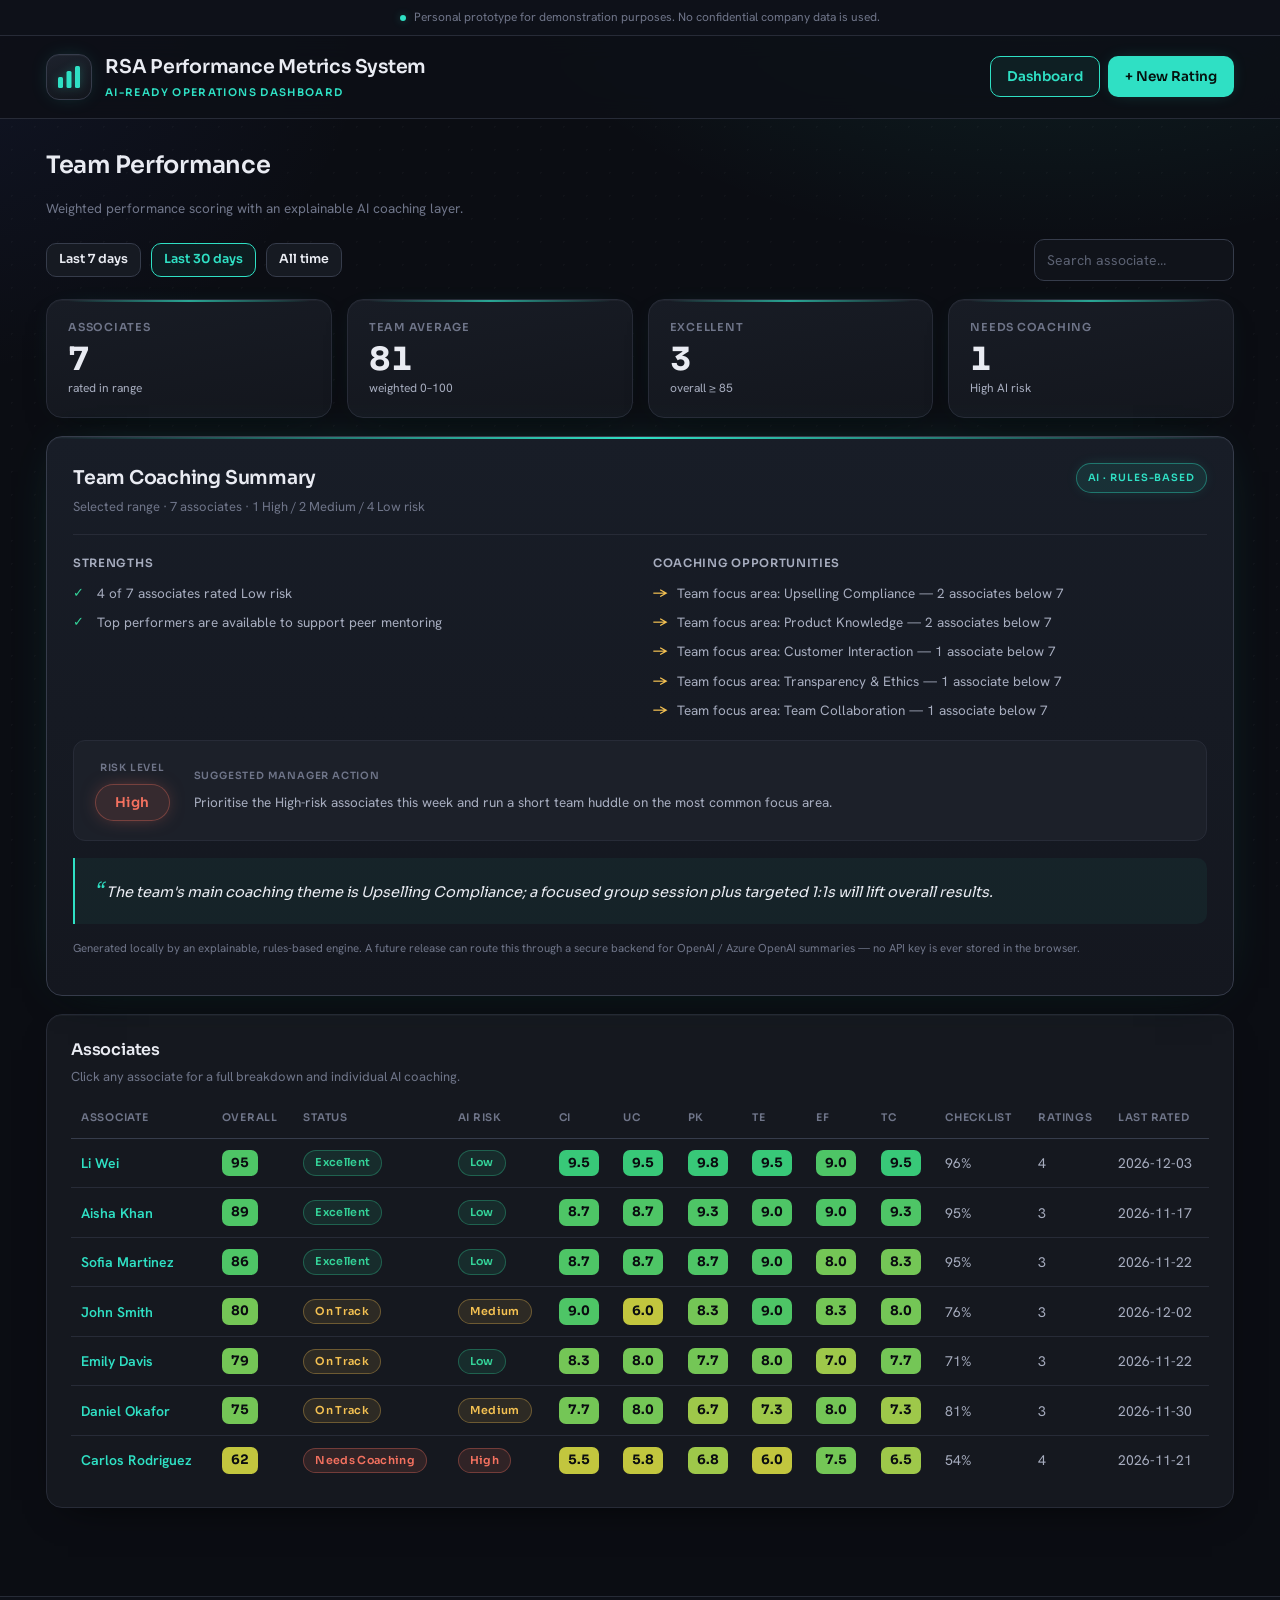
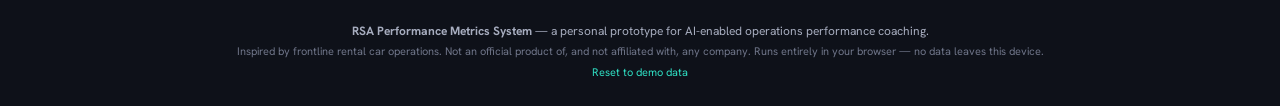
<file: index_7.html>
<!DOCTYPE html>
<html lang="en">
<head>
<meta charset="UTF-8">
<meta name="viewport" content="width=device-width, initial-scale=1.0">
<title>RSA Performance Metrics System</title>
<meta name="description" content="Personal prototype demonstrating AI-enabled frontline operations performance coaching. No confidential company data is used.">
<link rel="preconnect" href="https://fonts.googleapis.com">
<link rel="preconnect" href="https://fonts.gstatic.com" crossorigin>
<link href="https://fonts.googleapis.com/css2?family=Sora:wght@400;500;600;700&family=Hanken+Grotesk:wght@400;500;600;700&display=swap" rel="stylesheet">
<style>
:root{
  --bg:#0b0d13;--surface:#15181f;--surface-2:#1c2029;--surface-3:#222733;
  --line:#272b37;--line-bright:#363c4b;--ink:#e9ebf2;--ink-soft:#a7adbf;--muted:#6f7589;
  --accent:#2fe0c4;--accent-ink:#06120f;--glow:rgba(47,224,196,.30);
  --good:#34d399;--watch:#f4c152;--high:#f4715f;
  --radius:16px;--shadow:0 14px 38px -22px rgba(0,0,0,.9);--inset:inset 0 1px 0 rgba(255,255,255,.035);
}
*{box-sizing:border-box}
html,body{margin:0;padding:0}
body{
  font-family:"Hanken Grotesk",system-ui,-apple-system,sans-serif;color:var(--ink);
  background-color:var(--bg);line-height:1.58;-webkit-font-smoothing:antialiased;
  background-image:
    radial-gradient(900px 520px at 82% -8%,rgba(47,224,196,.11),transparent 62%),
    radial-gradient(780px 620px at -6% 2%,rgba(78,108,235,.09),transparent 58%),
    radial-gradient(rgba(255,255,255,.022) 1px,transparent 1px);
  background-size:auto,auto,23px 23px;background-attachment:fixed;
}
h1,h2,h3,h4{font-family:"Sora",sans-serif;font-weight:600;letter-spacing:-.012em;margin:0}
a{color:var(--accent)}
::selection{background:rgba(47,224,196,.25);color:#fff}
::-webkit-scrollbar{width:11px;height:11px}
::-webkit-scrollbar-track{background:var(--bg)}
::-webkit-scrollbar-thumb{background:#2b3040;border-radius:8px;border:2px solid var(--bg)}
.hidden{display:none!important}

/* layout */
.disclaimer{background:#0e1119;border-bottom:1px solid var(--line);color:var(--muted);
  font-size:12px;text-align:center;padding:8px 16px}
.disclaimer::before{content:"";display:inline-block;width:6px;height:6px;border-radius:50%;
  background:var(--accent);box-shadow:0 0 8px var(--glow);margin-right:8px;vertical-align:middle}
header{background:rgba(13,16,23,.86);backdrop-filter:blur(12px);border-bottom:1px solid var(--line);
  position:sticky;top:0;z-index:20}
.header-in{max-width:1240px;margin:0 auto;padding:16px 26px;display:flex;align-items:center;
  justify-content:space-between;gap:16px;flex-wrap:wrap}
.brand{display:flex;align-items:center;gap:13px;cursor:pointer}
.logo{width:46px;height:46px;display:grid;place-items:center;flex-shrink:0;
  background:linear-gradient(160deg,#1d222d,#13161d);border:1px solid var(--line-bright);
  border-radius:13px;box-shadow:0 0 22px -8px var(--glow),var(--inset)}
.logo svg rect{fill:var(--accent)}
.logo svg{filter:drop-shadow(0 0 5px var(--glow))}
.brand h1{font-size:19px}
.brand .sub{font-size:10.5px;color:var(--accent);font-weight:600;letter-spacing:.13em;
  text-transform:uppercase;margin-top:3px;font-family:"Sora",sans-serif}
nav{display:flex;gap:8px;align-items:center;flex-wrap:wrap}
.container{max-width:1240px;margin:0 auto;padding:28px 26px 70px;animation:rise .5s ease both}
@keyframes rise{from{opacity:0;transform:translateY(12px)}to{opacity:1;transform:translateY(0)}}

/* buttons */
button{border:1px solid transparent;border-radius:10px;padding:9px 16px;font:inherit;
  font-size:13.5px;font-weight:600;cursor:pointer;transition:.16s;font-family:"Sora",sans-serif}
.btn-primary{background:var(--accent);color:var(--accent-ink);box-shadow:0 0 18px -6px var(--glow)}
.btn-primary:hover{background:#46ecd2;box-shadow:0 0 26px -4px var(--glow);transform:translateY(-1px)}
.btn-ghost{background:#161a22;border:1px solid var(--line-bright);color:var(--ink)}
.btn-ghost:hover{border-color:var(--accent);color:var(--accent)}
.btn-ghost.active{border-color:var(--accent);color:var(--accent);background:rgba(47,224,196,.07)}
.btn-sm{padding:6px 12px;font-size:12.5px}

/* cards */
.card{background:var(--surface);border:1px solid var(--line);border-radius:var(--radius);
  padding:22px 24px;margin-bottom:18px;box-shadow:var(--shadow),var(--inset)}
.card h3{font-size:16px;margin-bottom:4px}
.toolbar{display:flex;align-items:center;gap:10px;flex-wrap:wrap;margin-bottom:18px}
.toolbar .spacer{flex:1}
.note{color:var(--muted);font-size:13px}
.page-title{font-size:24px;margin-bottom:3px}
.page-sub{color:var(--muted);font-size:13.5px;margin-bottom:20px}

/* inputs */
input,select,textarea{background:#10131a;border:1px solid var(--line-bright);border-radius:10px;
  padding:9px 12px;font:inherit;font-size:14px;color:var(--ink);transition:.15s}
input::placeholder,textarea::placeholder{color:#5b6172}
input:focus,select:focus,textarea:focus{outline:none;border-color:var(--accent);
  box-shadow:0 0 0 3px rgba(47,224,196,.16)}
textarea{resize:vertical;width:100%}
label{font-size:13px;color:var(--ink-soft)}

/* KPI */
.kpis{display:grid;grid-template-columns:repeat(4,1fr);gap:15px;margin-bottom:18px}
.kpi{position:relative;background:linear-gradient(170deg,#181c25,#13161d);border:1px solid var(--line);
  border-radius:var(--radius);padding:19px 21px;box-shadow:0 0 26px -18px var(--glow),var(--shadow),var(--inset);
  transition:.16s}
.kpi::before{content:"";position:absolute;left:21px;right:21px;top:0;height:1.5px;border-radius:2px;
  background:linear-gradient(90deg,transparent,var(--accent),transparent);opacity:.7}
.kpi:hover{transform:translateY(-3px);border-color:var(--line-bright)}
.kpi .lab{font-family:"Sora",sans-serif;font-size:11px;font-weight:600;letter-spacing:.07em;
  text-transform:uppercase;color:var(--muted)}
.kpi .val{font-family:"Sora",sans-serif;font-size:32px;font-weight:700;color:var(--ink);
  line-height:1.1;margin-top:5px;font-variant-numeric:tabular-nums}
.kpi .sub{font-size:12px;color:var(--ink-soft);margin-top:2px}

/* tables */
.table-wrap{overflow-x:auto;border-radius:10px}
table{width:100%;border-collapse:collapse}
th{font-family:"Sora",sans-serif;font-size:10.5px;font-weight:600;letter-spacing:.07em;
  text-transform:uppercase;color:var(--muted);text-align:left;padding:11px 10px;
  border-bottom:1px solid var(--line-bright)}
td{padding:11px 10px;border-bottom:1px solid var(--line);font-size:14px;color:var(--ink-soft)}
tbody tr:last-child td{border-bottom:none}
tbody tr.clickable{cursor:pointer;transition:background .12s}
tbody tr.clickable:hover{background:var(--surface-2)}
td .name{color:var(--accent);font-weight:600}

/* score chips */
.score{display:inline-block;min-width:36px;text-align:center;padding:3px 9px;border-radius:7px;
  font-weight:700;font-size:13px;font-variant-numeric:tabular-nums;font-family:"Sora",sans-serif;color:#0a0c10}
.c0{background:#f0563c;color:#fff}.c1{background:#f4663a;color:#fff}.c2{background:#f67a3a;color:#fff}
.c3{background:#f49038}.c4{background:#eca838}.c5{background:#dcb838}.c6{background:#c2c63e}
.c7{background:#9ec84a}.c8{background:#74c656}.c9{background:#4ec566}.c10{background:#38c878}

/* badges */
.badge{display:inline-block;font-family:"Sora",sans-serif;font-size:11px;font-weight:600;
  letter-spacing:.03em;padding:3px 11px;border-radius:999px;border:1px solid}
.b-exc,.b-low{color:var(--good);background:rgba(52,211,153,.11);border-color:rgba(52,211,153,.32)}
.b-ok,.b-medium{color:var(--watch);background:rgba(244,193,82,.11);border-color:rgba(244,193,82,.32)}
.b-needs,.b-high{color:var(--high);background:rgba(244,113,95,.12);border-color:rgba(244,113,95,.34)}
.badge.lg{font-size:13.5px;padding:7px 19px}
.badge.lg.b-low{box-shadow:0 0 20px -7px rgba(52,211,153,.6)}
.badge.lg.b-medium{box-shadow:0 0 20px -7px rgba(244,193,82,.6)}
.badge.lg.b-high{box-shadow:0 0 20px -7px rgba(244,113,95,.6)}

/* AI coaching card */
.coach{position:relative;background:linear-gradient(180deg,#181d27,#14171f);
  border:1px solid var(--line-bright);border-radius:var(--radius);
  box-shadow:0 0 50px -26px var(--glow),var(--shadow),var(--inset);padding:26px;margin-bottom:18px;overflow:hidden}
.coach::before{content:"";position:absolute;inset:0 0 auto 0;height:2px;
  background:linear-gradient(90deg,transparent,var(--accent),transparent)}
.coach-head{display:flex;align-items:flex-start;justify-content:space-between;gap:14px;
  padding-bottom:17px;border-bottom:1px solid var(--line)}
.coach-head h3{font-size:19px}
.coach-head .m{font-size:13px;color:var(--muted);margin-top:4px}
.ai-tag{font-family:"Sora",sans-serif;font-size:10px;font-weight:600;letter-spacing:.09em;
  text-transform:uppercase;color:var(--accent);background:rgba(47,224,196,.10);
  border:1px solid rgba(47,224,196,.4);padding:6px 11px;border-radius:999px;white-space:nowrap;
  box-shadow:0 0 16px -6px var(--glow)}
.coach-grid{display:grid;grid-template-columns:1fr 1fr;gap:26px;padding:19px 0}
.coach-grid h4{font-family:"Sora",sans-serif;font-size:11.5px;font-weight:600;letter-spacing:.06em;
  text-transform:uppercase;color:var(--ink-soft);margin-bottom:10px}
.list{list-style:none;margin:0;padding:0;display:flex;flex-direction:column;gap:8px}
.list li{font-size:13.5px;color:var(--ink-soft);padding-left:24px;position:relative}
.list li::before{position:absolute;left:0;top:0;font-weight:700;font-size:13px}
.list.good li::before{content:"\2713";color:var(--good)}
.list.watch li::before{content:"\2192";color:var(--watch)}
.coach-row{display:grid;grid-template-columns:auto 1fr;gap:24px;align-items:center;
  padding:19px 21px;background:var(--surface-2);border:1px solid var(--line);border-radius:12px}
.coach-risk{text-align:center}
.rk-lab{display:block;font-family:"Sora",sans-serif;font-size:10px;font-weight:600;
  letter-spacing:.08em;text-transform:uppercase;color:var(--muted);margin-bottom:8px}
.coach-act p{font-size:13.5px;margin:0;color:var(--ink-soft)}
.coach-note{margin:17px 0 0;padding:16px 19px;border-left:2px solid var(--accent);
  background:rgba(47,224,196,.05);border-radius:0 10px 10px 0;font-family:"Sora",sans-serif;
  font-size:14.5px;font-style:italic;color:var(--ink);line-height:1.6}
.coach-note .q{font-size:21px;color:var(--accent);margin-right:3px}
.coach-foot{margin-top:15px;font-size:11.5px;color:var(--muted);line-height:1.65}

/* category bars */
.catbar{display:grid;grid-template-columns:150px 1fr 46px;gap:12px;align-items:center;
  padding:8px 0;font-size:13.5px}
.catbar .cn{color:var(--ink-soft)}
.track{height:9px;background:#10131a;border-radius:6px;overflow:hidden;border:1px solid var(--line)}
.fill{height:100%;border-radius:6px}
.catbar .cv{text-align:right;font-family:"Sora",sans-serif;font-weight:600;font-variant-numeric:tabular-nums}

/* rate form */
.grid2{display:grid;grid-template-columns:1fr 1fr;gap:17px}
.rate-cat{margin-bottom:6px}
.rate-cat .cl{font-family:"Sora",sans-serif;font-size:13px;font-weight:600;color:var(--ink);margin-bottom:7px;
  display:flex;justify-content:space-between}
.rate-cat .cl .w{color:var(--muted);font-weight:500}
.chips{display:flex;gap:6px;flex-wrap:wrap}
.chips input{display:none}
.chips label{border:1px solid var(--line-bright);background:#10131a;color:var(--ink-soft);
  border-radius:9px;padding:7px 0;width:40px;text-align:center;cursor:pointer;font-family:"Sora",sans-serif;
  font-weight:600;font-variant-numeric:tabular-nums;transition:.13s}
.chips label:hover{border-color:var(--accent);color:var(--ink)}
.chips input:checked+label{color:#fff;border-color:transparent;box-shadow:0 0 14px -5px rgba(0,0,0,.6)}
.chk{display:flex;gap:10px;align-items:flex-start;font-size:13.5px;color:var(--ink-soft);
  padding:11px 13px;border:1px solid var(--line);border-radius:10px;background:#10131a;cursor:pointer;
  margin-bottom:9px}
.chk:hover{border-color:var(--line-bright)}
.chk input{margin-top:2px;accent-color:var(--accent)}
.proj{display:flex;align-items:center;gap:18px;padding:18px 22px;background:var(--surface-2);
  border:1px solid var(--line-bright);border-radius:12px;margin:6px 0 16px}
.proj .pv{font-family:"Sora",sans-serif;font-size:40px;font-weight:700;color:var(--accent);
  line-height:1;font-variant-numeric:tabular-nums}
.proj .pl{font-size:12px;color:var(--muted);font-family:"Sora",sans-serif;letter-spacing:.06em;
  text-transform:uppercase}

/* toast */
.toast{position:fixed;left:50%;bottom:26px;transform:translateX(-50%) translateY(20px);
  background:#181d27;border:1px solid var(--accent);color:var(--ink);font-family:"Sora",sans-serif;
  font-size:14px;font-weight:600;padding:12px 24px;border-radius:11px;box-shadow:0 0 30px -8px var(--glow);
  opacity:0;pointer-events:none;transition:.3s;z-index:50}
.toast.show{opacity:1;transform:translateX(-50%) translateY(0)}

/* spark */
.spark svg{width:100%;height:auto;display:block}

footer{border-top:1px solid var(--line);background:#0e1119;padding:22px 26px;text-align:center}
footer p{font-size:12px;color:var(--ink-soft);margin:3px 0}
footer .fine{font-size:11px;color:var(--muted)}
footer a{cursor:pointer}

@media(max-width:900px){
  .kpis{grid-template-columns:1fr 1fr}
  .grid2,.coach-grid{grid-template-columns:1fr;gap:16px}
  .coach-row{grid-template-columns:1fr;gap:14px;text-align:left}
  .coach-risk{text-align:left}
  .catbar{grid-template-columns:120px 1fr 42px}
}
@media(max-width:560px){.header-in,.container{padding-left:16px;padding-right:16px}}
</style>
</head>
<body>

<div class="disclaimer">Personal prototype for demonstration purposes. No confidential company data is used.</div>

<header>
  <div class="header-in">
    <div class="brand" onclick="go('dashboard')">
      <span class="logo" aria-hidden="true">
        <svg viewBox="0 0 32 32" width="32" height="32">
          <rect x="5" y="16" width="5" height="11" rx="1.5"></rect>
          <rect x="13.5" y="10" width="5" height="17" rx="1.5"></rect>
          <rect x="22" y="5" width="5" height="22" rx="1.5"></rect>
        </svg>
      </span>
      <div>
        <h1>RSA Performance Metrics System</h1>
        <div class="sub">AI-Ready Operations Dashboard</div>
      </div>
    </div>
    <nav>
      <button class="btn-ghost" id="navDash" onclick="go('dashboard')">Dashboard</button>
      <button class="btn-primary" onclick="go('rate')">+ New Rating</button>
    </nav>
  </div>
</header>

<div class="container">

  <!-- ============ DASHBOARD ============ -->
  <section id="view-dashboard">
    <h2 class="page-title">Team Performance</h2>
    <p class="page-sub">Weighted performance scoring with an explainable AI coaching layer.</p>

    <div class="toolbar">
      <button class="btn-ghost btn-sm range-btn" data-range="7">Last 7 days</button>
      <button class="btn-ghost btn-sm range-btn active" data-range="30">Last 30 days</button>
      <button class="btn-ghost btn-sm range-btn" data-range="all">All time</button>
      <div class="spacer"></div>
      <input id="search" type="search" placeholder="Search associate…" style="min-width:200px">
    </div>

    <div class="kpis" id="kpis"></div>
    <div id="teamCoach"></div>

    <div class="card">
      <h3>Associates</h3>
      <p class="note" style="margin:0 0 12px">Click any associate for a full breakdown and individual AI coaching.</p>
      <div class="table-wrap">
        <table>
          <thead><tr>
            <th>Associate</th><th>Overall</th><th>Status</th><th>AI Risk</th>
            <th>CI</th><th>UC</th><th>PK</th><th>TE</th><th>EF</th><th>TC</th>
            <th>Checklist</th><th>Ratings</th><th>Last Rated</th>
          </tr></thead>
          <tbody id="rosterBody"></tbody>
        </table>
      </div>
      <p id="rosterEmpty" class="note" style="margin:10px 0 0">No ratings in this range.</p>
    </div>
  </section>

  <!-- ============ DETAIL ============ -->
  <section id="view-detail" class="hidden">
    <button class="btn-ghost btn-sm" onclick="go('dashboard')" style="margin-bottom:16px">&larr; Back to Dashboard</button>
    <h2 class="page-title" id="dName">Associate</h2>
    <p class="page-sub" id="dMeta">—</p>

    <div id="dCoach"></div>

    <div class="grid2">
      <div class="card">
        <h3>Category Averages</h3>
        <p class="note" style="margin:0 0 8px">Scored 1–10. Weight shown is the contribution to the overall score.</p>
        <div id="dCats"></div>
      </div>
      <div class="card">
        <h3>Checklist Completion</h3>
        <p class="note" style="margin:0 0 8px">Policy &amp; Customer-First checklist, % completed across all ratings.</p>
        <div id="dChecks"></div>
      </div>
    </div>

    <div class="card">
      <h3>Overall Score Trend</h3>
      <p class="note" style="margin:0 0 12px">Weighted overall (0–100) over time.</p>
      <div class="spark" id="dSpark"></div>
    </div>

    <div class="card">
      <h3>Rating History</h3>
      <div class="table-wrap">
        <table>
          <thead><tr>
            <th>Date</th><th>Overall</th>
            <th>CI</th><th>UC</th><th>PK</th><th>TE</th><th>EF</th><th>TC</th>
            <th>Checklist</th><th>Customers</th><th>Notes</th>
          </tr></thead>
          <tbody id="dHistory"></tbody>
        </table>
      </div>
    </div>
  </section>

  <!-- ============ RATE ============ -->
  <section id="view-rate" class="hidden">
    <button class="btn-ghost btn-sm" onclick="go('dashboard')" style="margin-bottom:16px">&larr; Back to Dashboard</button>
    <h2 class="page-title">New Rating</h2>
    <p class="page-sub">Record a performance rating. The overall score and AI coaching update automatically.</p>

    <div class="card">
      <h3>Associate</h3>
      <input id="rName" list="nameList" placeholder="Type a name, or pick an existing associate" style="width:100%;max-width:420px;margin-top:8px">
      <datalist id="nameList"></datalist>
    </div>

    <div class="card">
      <h3>Category Ratings (1–10)</h3>
      <div class="grid2" id="rCats" style="margin-top:12px"></div>
    </div>

    <div class="proj">
      <div><div class="pv" id="rProj">70</div></div>
      <div><div class="pl">Projected Overall</div>
        <div class="note" id="rProjStatus" style="margin-top:2px">—</div></div>
    </div>

    <div class="card">
      <h3>Policy &amp; Customer-First Checklist</h3>
      <p class="note" style="margin:0 0 12px">Check only the items completed properly.</p>
      <div id="rChecks"></div>
    </div>

    <div class="card">
      <h3>Customers &amp; Notes</h3>
      <div style="margin-top:10px">
        <label>Customers counted
          <input id="rCust" type="number" min="1" value="1" style="width:90px;margin-left:6px">
        </label>
      </div>
      <textarea id="rNotes" rows="3" placeholder="Coaching points, observations…" style="margin-top:12px"></textarea>
    </div>

    <div style="display:flex;gap:10px">
      <button class="btn-ghost" onclick="go('dashboard')">Cancel</button>
      <button class="btn-primary" onclick="submitRating()">Save Rating</button>
    </div>
  </section>

</div>

<footer>
  <p><strong>RSA Performance Metrics System</strong> — a personal prototype for AI-enabled operations performance coaching.</p>
  <p class="fine">Inspired by frontline rental car operations. Not an official product of, and not affiliated with, any company. Runs entirely in your browser — no data leaves this device.</p>
  <p class="fine"><a onclick="resetDemo()">Reset to demo data</a></p>
</footer>

<div class="toast" id="toast">Saved</div>

<script>
"use strict";

/* ===================== MODEL ===================== */
var CATS=[
  {key:"customerInteraction",label:"Customer Interaction",abbr:"CI",weight:.20},
  {key:"upsellCompliance",   label:"Upselling Compliance",abbr:"UC",weight:.25},
  {key:"productKnowledge",   label:"Product Knowledge",   abbr:"PK",weight:.15},
  {key:"transparencyEthics", label:"Transparency & Ethics",abbr:"TE",weight:.20},
  {key:"efficiency",         label:"Efficiency",          abbr:"EF",weight:.10},
  {key:"teamCollab",         label:"Team Collaboration",  abbr:"TC",weight:.10}
];
var CHECKLIST=[
  "Greeted customer within 10 seconds",
  "Verified ID & payment clearly",
  "Explained insurance options neutrally",
  "Explained fuel/EV policy accurately",
  "Offered upgrade only if beneficial",
  "Reviewed total cost before payment",
  "Closed courteously & asked for questions"
];
var LS_KEY="rsa_pms_records_v1";

function computeOverall(scores){
  var s=0; for(var i=0;i<CATS.length;i++) s+=(scores[CATS[i].key]/10)*CATS[i].weight;
  return +(s*100).toFixed(1);
}
function scoreClass(v){ return "c"+Math.max(0,Math.min(10,Math.round(v))); }
function statusOf(o){ return o>=85?["Excellent","b-exc"]:o>=70?["On Track","b-ok"]:["Needs Coaching","b-needs"]; }

/* ---- deterministic sample data (identical for every viewer) ---- */
function mulberry32(a){return function(){a|=0;a=a+0x6D2B79F5|0;var t=Math.imul(a^a>>>15,1|a);
  t=t+Math.imul(t^t>>>7,61|t)^t;return((t^t>>>14)>>>0)/4294967296;};}
function buildSample(){
  var rng=mulberry32(20251029), now=Date.now(), recs=[];
  var profiles=[
    {name:"Li Wei",         n:4, chk:.95, base:{customerInteraction:9.4,upsellCompliance:9.6,productKnowledge:9.2,transparencyEthics:9.5,efficiency:9.1,teamCollab:9.3}},
    {name:"Aisha Khan",     n:3, chk:.90, base:{customerInteraction:8.9,upsellCompliance:8.7,productKnowledge:9.0,transparencyEthics:8.8,efficiency:8.6,teamCollab:9.1}},
    {name:"John Smith",     n:3, chk:.82, base:{customerInteraction:8.4,upsellCompliance:6.0,productKnowledge:8.2,transparencyEthics:8.5,efficiency:8.7,teamCollab:8.1}},
    {name:"Emily Davis",    n:3, chk:.78, base:{customerInteraction:7.9,upsellCompliance:7.7,productKnowledge:8.0,transparencyEthics:7.8,efficiency:6.3,teamCollab:7.6}},
    {name:"Carlos Rodriguez",n:4,chk:.62, base:{customerInteraction:6.1,upsellCompliance:5.4,productKnowledge:6.8,transparencyEthics:5.8,efficiency:7.3,teamCollab:6.4}}
  ];
  profiles.forEach(function(p){
    for(var i=0;i<p.n;i++){
      var scores={};
      CATS.forEach(function(c){
        var v=p.base[c.key]+(rng()*1.6-0.8);
        scores[c.key]=Math.max(1,Math.min(10,Math.round(v)));
      });
      var checklist=CHECKLIST.map(function(){return rng()<p.chk;});
      var daysBack=Math.floor(rng()*27)+1;
      recs.push({
        id:"s"+recs.length, name:p.name,
        timestamp:new Date(now-daysBack*86400000).toISOString(),
        scores:scores, checklist:checklist,
        customersServed:Math.floor(rng()*14)+8,
        notes:"", overall:computeOverall(scores)
      });
    }
  });
  return recs;
}

var RECORDS=[];
function loadRecords(){
  try{ var r=localStorage.getItem(LS_KEY); if(r){ var p=JSON.parse(r); if(Array.isArray(p)&&p.length) return p; } }catch(e){}
  var s=buildSample(); try{ localStorage.setItem(LS_KEY,JSON.stringify(s)); }catch(e){}
  return s;
}
function saveRecords(){ try{ localStorage.setItem(LS_KEY,JSON.stringify(RECORDS)); }catch(e){} }
function resetDemo(){
  RECORDS=buildSample(); saveRecords(); renderDashboard(); go("dashboard"); toast("Demo data restored");
}

/* ===================== AI COACHING ENGINE ===================== */
var Coach=(function(){
  var BELOW=7, STRONG=8;
  var OPP={
    transparencyEthics:"Coaching on pricing clarity and accurate policy explanation (Transparency & Ethics)",
    efficiency:"Coaching on process speed and workflow efficiency (Efficiency)",
    upsellCompliance:"Coaching on customer-focused, needs-based upgrade offers (Upselling Compliance)",
    customerInteraction:"Coaching on customer engagement, greeting standards and rapport (Customer Interaction)",
    productKnowledge:"Coaching on product knowledge and accurate policy detail (Product Knowledge)",
    teamCollab:"Coaching on teamwork, collaboration and shift support (Team Collaboration)"
  };
  function forScores(scores,name){
    name=name||"This associate";
    var sc=CATS.map(function(c){return {key:c.key,label:c.label,value:+scores[c.key]||0};});
    var have=sc.filter(function(s){return s.value>0;});
    var below=have.filter(function(s){return s.value<BELOW;});
    var strengths=have.filter(function(s){return s.value>STRONG;})
      .map(function(s){return "Strong "+s.label+" ("+s.value.toFixed(1)+"/10)";});
    if(!strengths.length) strengths.push("Maintains a consistent baseline across all categories");
    var opps=[];
    ["transparencyEthics","efficiency","upsellCompliance","customerInteraction","productKnowledge","teamCollab"]
      .forEach(function(k){ var v=+scores[k]||0; if(v>0&&v<BELOW) opps.push(OPP[k]); });
    if(!opps.length) opps.push("No critical coaching gaps — focus on sustaining current standards");
    var risk=below.length>=2?"High":below.length===1?"Medium":"Low";
    var action={
      High:"Schedule a structured 1:1 coaching session within 5 business days and arrange a shadow shift with a top performer.",
      Medium:"Hold a brief, targeted check-in this week on the flagged category, then reassess at the next rating cycle.",
      Low:"Recognise performance and assign a stretch goal or peer-mentoring responsibility."
    }[risk];
    var low=have.length?have.reduce(function(a,b){return b.value<a.value?b:a;}):{label:"the lowest category"};
    var note=risk==="High"
      ? name+" has clear, addressable gaps; with focused support on "+low.label+", performance can improve quickly within one cycle."
      : risk==="Medium"
      ? name+" is performing solidly overall; a short, specific conversation on "+low.label+" should close the remaining gap."
      : name+" is a dependable, consistent performer; consider stretch responsibilities and a peer-mentoring role.";
    return {strengths:strengths,opportunities:opps,risk:risk,action:action,note:note};
  }
  function forTeam(list){
    var counts={Low:0,Medium:0,High:0};
    list.forEach(function(m){ counts[forScores(m.catAvg,m.name).risk]++; });
    var tally={}; CATS.forEach(function(c){tally[c.label]=0;});
    list.forEach(function(m){ CATS.forEach(function(c){
      var v=+m.catAvg[c.key]||0; if(v>0&&v<BELOW) tally[c.label]++; }); });
    var themes=Object.keys(tally).filter(function(k){return tally[k]>0;})
      .sort(function(a,b){return tally[b]-tally[a];})
      .map(function(k){return k+" — "+tally[k]+" associate"+(tally[k]>1?"s":"")+" below "+BELOW;});
    var risk=counts.High>0?"High":counts.Medium>0?"Medium":"Low";
    var strengths=[
      counts.Low+" of "+list.length+" associates rated Low risk",
      themes.length?"Top performers are available to support peer mentoring"
                   :"No category is systematically weak across the team"
    ];
    var opps=themes.length?themes.map(function(t){return "Team focus area: "+t;})
                          :["No team-wide coaching gaps identified this cycle"];
    var action={
      High:"Prioritise the High-risk associates this week and run a short team huddle on the most common focus area.",
      Medium:"Address the flagged associates individually and reinforce standards in the next team briefing.",
      Low:"Sustain current standards; use top performers to mentor and lift the overall baseline."
    }[risk];
    var note=themes.length
      ? "The team's main coaching theme is "+themes[0].split(" — ")[0]+"; a focused group session plus targeted 1:1s will lift overall results."
      : "The team is performing consistently; the priority is sustaining standards and building depth through mentoring.";
    return {strengths:strengths,opportunities:opps,risk:risk,action:action,note:note,counts:counts};
  }
  function card(o,title,meta){
    return '<div class="coach">'+
      '<div class="coach-head"><div><h3>'+title+'</h3>'+(meta?'<div class="m">'+meta+'</div>':'')+'</div>'+
      '<span class="ai-tag">AI \u00b7 rules-based</span></div>'+
      '<div class="coach-grid">'+
        '<div><h4>Strengths</h4><ul class="list good">'+
          o.strengths.map(function(s){return "<li>"+s+"</li>";}).join("")+'</ul></div>'+
        '<div><h4>Coaching Opportunities</h4><ul class="list watch">'+
          o.opportunities.map(function(x){return "<li>"+x+"</li>";}).join("")+'</ul></div>'+
      '</div>'+
      '<div class="coach-row">'+
        '<div class="coach-risk"><span class="rk-lab">Risk Level</span>'+
          '<span class="badge lg b-'+o.risk.toLowerCase()+'">'+o.risk+'</span></div>'+
        '<div class="coach-act"><span class="rk-lab">Suggested Manager Action</span><p>'+o.action+'</p></div>'+
      '</div>'+
      '<blockquote class="coach-note"><span class="q">\u201c</span>'+o.note+'</blockquote>'+
      '<p class="coach-foot">Generated locally by an explainable, rules-based engine. A future release can route '+
      'this through a secure backend for OpenAI / Azure OpenAI summaries — no API key is ever stored in the browser.</p>'+
    '</div>';
  }
  return {forScores:forScores,forTeam:forTeam,card:card};
})();

/* ===================== AGGREGATION ===================== */
function avg(a){ return a.length? a.reduce(function(x,y){return x+y;},0)/a.length : 0; }
function inRange(ts,range){
  if(range==="all") return true;
  var days=+range, cut=Date.now()-days*86400000;
  return new Date(ts).getTime()>=cut;
}
function aggregate(records){
  var map={};
  records.forEach(function(r){
    if(!map[r.name]) map[r.name]=[];
    map[r.name].push(r);
  });
  return Object.keys(map).map(function(name){
    var rows=map[name].slice().sort(function(a,b){return new Date(b.timestamp)-new Date(a.timestamp);});
    var catAvg={};
    CATS.forEach(function(c){
      var vals=rows.map(function(r){return r.scores&&r.scores[c.key]!=null?+r.scores[c.key]:null;})
        .filter(function(v){return v!=null&&isFinite(v);});
      catAvg[c.key]=vals.length?avg(vals):0;
    });
    var totalChk=rows.reduce(function(a,r){return a+((r.checklist||[]).length||0);},0);
    var okChk=rows.reduce(function(a,r){return a+((r.checklist||[]).filter(Boolean).length||0);},0);
    return {
      name:name, rows:rows, count:rows.length,
      catAvg:catAvg,
      overall:avg(rows.map(function(r){return +r.overall||0;})),
      checklistPct:totalChk?100*okChk/totalChk:0,
      last:rows[0].timestamp,
      customers:rows.reduce(function(a,r){return a+(+r.customersServed||1);},0)
    };
  }).sort(function(a,b){return b.overall-a.overall;});
}

/* ===================== VIEWS ===================== */
var dashRange="30";

function go(view){
  ["dashboard","detail","rate"].forEach(function(v){
    document.getElementById("view-"+v).classList.toggle("hidden",v!==view);
  });
  document.getElementById("navDash").classList.toggle("active",view==="dashboard");
  window.scrollTo(0,0);
  if(view==="rate") buildRateForm();
}

function renderDashboard(){
  var q=(document.getElementById("search").value||"").toLowerCase();
  var rows=RECORDS.filter(function(r){return inRange(r.timestamp,dashRange);});
  var agg=aggregate(rows);
  var shown=agg.filter(function(a){return a.name.toLowerCase().indexOf(q)>=0;});

  /* KPIs */
  var n=agg.length;
  var teamAvg=n?avg(agg.map(function(a){return a.overall;})):0;
  var exc=agg.filter(function(a){return a.overall>=85;}).length;
  var need=agg.filter(function(a){return Coach.forScores(a.catAvg,a.name).risk==="High";}).length;
  var kpis=[
    {lab:"Associates",value:n,sub:"rated in range"},
    {lab:"Team Average",value:n?teamAvg.toFixed(0):"—",sub:"weighted 0–100"},
    {lab:"Excellent",value:exc,sub:"overall \u2265 85"},
    {lab:"Needs Coaching",value:need,sub:"High AI risk"}
  ];
  document.getElementById("kpis").innerHTML=kpis.map(function(k){
    return '<div class="kpi"><div class="lab">'+k.lab+'</div><div class="val">'+k.value+'</div>'+
           '<div class="sub">'+k.sub+'</div></div>';
  }).join("");

  /* team coaching */
  var tc=document.getElementById("teamCoach");
  if(!agg.length){
    tc.innerHTML='<div class="card"><p class="note" style="margin:0">No ratings in this range. '+
      'Add one with “+ New Rating”, or widen the date range.</p></div>';
  }else{
    var c=Coach.forTeam(agg);
    tc.innerHTML=Coach.card(c,"Team Coaching Summary",
      "Selected range \u00b7 "+agg.length+" associates \u00b7 "+
      c.counts.High+" High / "+c.counts.Medium+" Medium / "+c.counts.Low+" Low risk");
  }

  /* roster table */
  var tb=document.getElementById("rosterBody"); tb.innerHTML="";
  shown.forEach(function(a){
    var st=statusOf(a.overall), risk=Coach.forScores(a.catAvg,a.name).risk;
    var tr=document.createElement("tr");
    tr.className="clickable";
    tr.onclick=function(){ renderDetail(a.name); };
    var cells='<td><span class="name">'+a.name+'</span></td>'+
      '<td><span class="score '+scoreClass(a.overall/10)+'">'+a.overall.toFixed(0)+'</span></td>'+
      '<td><span class="badge '+st[1]+'">'+st[0]+'</span></td>'+
      '<td><span class="badge b-'+risk.toLowerCase()+'">'+risk+'</span></td>';
    CATS.forEach(function(c){
      var v=a.catAvg[c.key];
      cells+='<td><span class="score '+scoreClass(v)+'">'+v.toFixed(1)+'</span></td>';
    });
    cells+='<td>'+a.checklistPct.toFixed(0)+'%</td>'+
      '<td>'+a.count+'</td>'+
      '<td>'+a.last.slice(0,10)+'</td>';
    tr.innerHTML=cells;
    tb.appendChild(tr);
  });
  document.getElementById("rosterEmpty").style.display=shown.length?"none":"block";
}

function renderDetail(name){
  var rows=RECORDS.filter(function(r){return r.name===name;})
    .sort(function(a,b){return new Date(b.timestamp)-new Date(a.timestamp);});
  if(!rows.length){ go("dashboard"); return; }
  var agg=aggregate(rows)[0];

  document.getElementById("dName").textContent=name;
  var st=statusOf(agg.overall);
  document.getElementById("dMeta").innerHTML=
    '<span class="score '+scoreClass(agg.overall/10)+'" style="margin-right:8px">'+agg.overall.toFixed(0)+'</span>'+
    '<span class="badge '+st[1]+'">'+st[0]+'</span>'+
    '&nbsp;&nbsp;'+agg.count+' rating'+(agg.count>1?'s':'')+' \u00b7 '+agg.customers+' customers \u00b7 last rated '+agg.last.slice(0,10);

  /* AI coaching */
  var c=Coach.forScores(agg.catAvg,name);
  document.getElementById("dCoach").innerHTML=Coach.card(c,"AI Coaching Summary — "+name,
    "Based on "+agg.count+" rating"+(agg.count>1?"s":""));

  /* category bars */
  var cat=document.getElementById("dCats"); cat.innerHTML="";
  CATS.forEach(function(cc){
    var v=agg.catAvg[cc.key];
    cat.innerHTML+='<div class="catbar">'+
      '<span class="cn">'+cc.label+' <span class="note">('+(cc.weight*100)+'%)</span></span>'+
      '<span class="track"><span class="fill '+scoreClass(v)+'" style="width:'+(v*10)+'%"></span></span>'+
      '<span class="cv">'+v.toFixed(1)+'</span></div>';
  });

  /* checklist completion */
  var ch=document.getElementById("dChecks"); ch.innerHTML="";
  CHECKLIST.forEach(function(item,i){
    var tot=rows.reduce(function(a,r){return a+((r.checklist||[]).length>i?1:0);},0);
    var ok=rows.reduce(function(a,r){return a+((r.checklist||[])[i]?1:0);},0);
    var pct=tot?100*ok/tot:0;
    ch.innerHTML+='<div class="catbar" style="grid-template-columns:1fr 90px 46px">'+
      '<span class="cn">'+item+'</span>'+
      '<span class="track"><span class="fill '+scoreClass(pct/10)+'" style="width:'+pct+'%"></span></span>'+
      '<span class="cv">'+pct.toFixed(0)+'%</span></div>';
  });

  /* trend sparkline */
  var series=rows.slice().reverse().map(function(r){return +r.overall||0;});
  document.getElementById("dSpark").innerHTML=sparkline(series);

  /* history */
  var hb=document.getElementById("dHistory"); hb.innerHTML="";
  rows.forEach(function(r){
    var s=r.scores||{};
    var cells='<td>'+(r.timestamp||"").slice(0,10)+'</td>'+
      '<td><span class="score '+scoreClass((+r.overall||0)/10)+'">'+(+r.overall||0).toFixed(0)+'</span></td>';
    CATS.forEach(function(c){
      var v=+s[c.key]||0;
      cells+='<td><span class="score '+scoreClass(v)+'">'+v.toFixed(0)+'</span></td>';
    });
    var done=(r.checklist||[]).filter(Boolean).length;
    cells+='<td>'+done+'/'+(r.checklist||[]).length+'</td>'+
      '<td>'+(+r.customersServed||1)+'</td>'+
      '<td>'+(r.notes?r.notes:'<span class="note">—</span>')+'</td>';
    var tr=document.createElement("tr"); tr.innerHTML=cells; hb.appendChild(tr);
  });

  go("detail");
}

function sparkline(values){
  if(values.length<2) return '<p class="note" style="margin:0">Add more ratings to see a trend.</p>';
  var w=560,h=110,pad=6;
  var step=(w-pad*2)/(values.length-1);
  var pts=values.map(function(v,i){
    return [pad+i*step, h-pad-((Math.max(0,Math.min(100,v)))/100)*(h-pad*2)];
  });
  var line=pts.map(function(p,i){return (i?"L":"M")+p[0].toFixed(1)+" "+p[1].toFixed(1);}).join(" ");
  var area=line+" L "+pts[pts.length-1][0].toFixed(1)+" "+(h-pad)+" L "+pts[0][0].toFixed(1)+" "+(h-pad)+" Z";
  var dots=pts.map(function(p){return '<circle cx="'+p[0].toFixed(1)+'" cy="'+p[1].toFixed(1)+
    '" r="3.4" fill="#2fe0c4" stroke="#0b0d13" stroke-width="2"/>';}).join("");
  return '<svg viewBox="0 0 '+w+' '+h+'" preserveAspectRatio="none" style="overflow:visible">'+
    '<defs><linearGradient id="sg" x1="0" y1="0" x2="0" y2="1">'+
    '<stop offset="0" stop-color="#2fe0c4" stop-opacity=".30"/>'+
    '<stop offset="1" stop-color="#2fe0c4" stop-opacity="0"/></linearGradient></defs>'+
    '<path d="'+area+'" fill="url(#sg)"/>'+
    '<path d="'+line+'" fill="none" stroke="#2fe0c4" stroke-width="2.4" '+
    'stroke-linecap="round" stroke-linejoin="round"/>'+dots+'</svg>';
}

/* ===================== RATE FORM ===================== */
function buildRateForm(){
  /* name suggestions */
  var names={}; RECORDS.forEach(function(r){names[r.name]=1;});
  document.getElementById("nameList").innerHTML=
    Object.keys(names).sort().map(function(n){return '<option value="'+n+'">';}).join("");

  /* category chips */
  var box=document.getElementById("rCats"); box.innerHTML="";
  CATS.forEach(function(c){
    var chips="";
    for(var v=1;v<=10;v++){
      chips+='<input type="radio" name="rc_'+c.key+'" id="rc_'+c.key+'_'+v+'" value="'+v+'"'+
        (v===7?' checked':'')+'>'+
        '<label for="rc_'+c.key+'_'+v+'" class="c'+v+'">'+v+'</label>';
    }
    var div=document.createElement("div");
    div.className="rate-cat";
    div.innerHTML='<div class="cl">'+c.label+'<span class="w">weight '+(c.weight*100)+'%</span></div>'+
      '<div class="chips">'+chips+'</div>';
    box.appendChild(div);
  });
  box.addEventListener("change",updateProjection);

  /* checklist */
  var cb=document.getElementById("rChecks"); cb.innerHTML="";
  CHECKLIST.forEach(function(item,i){
    cb.innerHTML+='<label class="chk"><input type="checkbox" id="rchk_'+i+'"><span>'+item+'</span></label>';
  });

  /* reset fields */
  document.getElementById("rName").value="";
  document.getElementById("rCust").value="1";
  document.getElementById("rNotes").value="";
  updateProjection();
}
function readRateScores(){
  var s={};
  CATS.forEach(function(c){
    var el=document.querySelector('input[name="rc_'+c.key+'"]:checked');
    s[c.key]=el?+el.value:7;
  });
  return s;
}
function updateProjection(){
  var o=computeOverall(readRateScores());
  document.getElementById("rProj").textContent=o.toFixed(0);
  var st=statusOf(o);
  document.getElementById("rProjStatus").textContent=st[0];
}
function submitRating(){
  var name=(document.getElementById("rName").value||"").trim();
  if(!name){ alert("Please enter an associate name."); return; }
  var scores=readRateScores();
  var checklist=CHECKLIST.map(function(_,i){return document.getElementById("rchk_"+i).checked;});
  var rec={
    id:"r"+Date.now(),
    name:name,
    timestamp:new Date().toISOString(),
    scores:scores,
    checklist:checklist,
    customersServed:Math.max(1,+document.getElementById("rCust").value||1),
    notes:(document.getElementById("rNotes").value||"").trim(),
    overall:computeOverall(scores)
  };
  RECORDS.push(rec);
  saveRecords();
  renderDashboard();
  go("dashboard");
  toast("Rating saved for "+name);
}

/* ===================== MISC ===================== */
function toast(msg){
  var t=document.getElementById("toast");
  t.textContent=msg; t.classList.add("show");
  setTimeout(function(){t.classList.remove("show");},1800);
}
document.querySelectorAll(".range-btn").forEach(function(b){
  b.addEventListener("click",function(){
    document.querySelectorAll(".range-btn").forEach(function(x){x.classList.remove("active");});
    b.classList.add("active");
    dashRange=b.dataset.range;
    renderDashboard();
  });
});
document.getElementById("search").addEventListener("input",renderDashboard);

/* ===================== INIT ===================== */
RECORDS=loadRecords();
renderDashboard();
go("dashboard");
</script>
</body>
</html>
</file>
